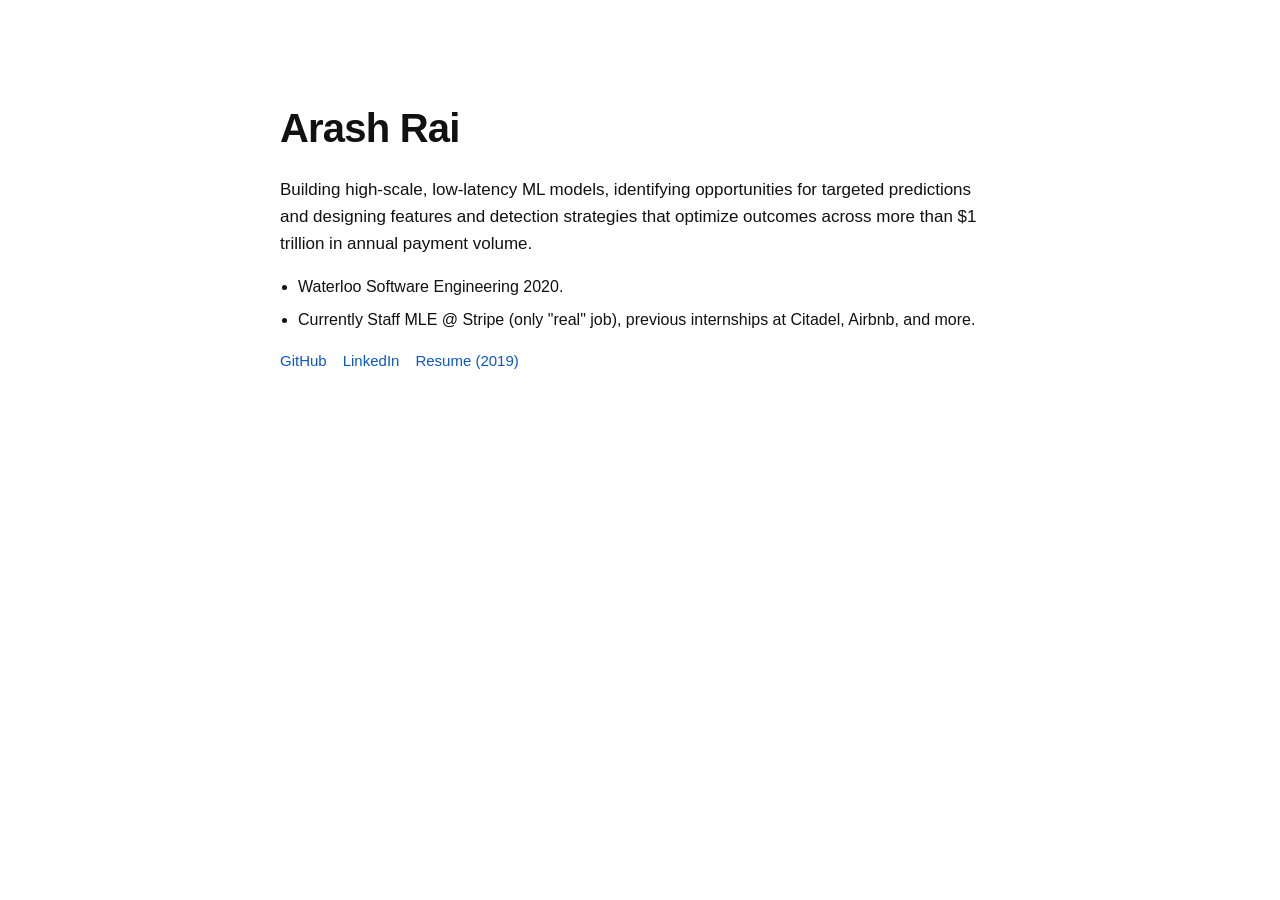
<file: index.html>
<!DOCTYPE html>
<html lang="en">
  <head>
    <meta charset="utf-8">
    <meta name="viewport" content="width=device-width, initial-scale=1.0">
    <meta name="description" content="Arash Rai">
    <link rel="shortcut icon" href="favicon.ico">
    <title>Arash Rai</title>
    <style>
      :root {
        color-scheme: light dark;
      }
      body {
        margin: 0;
        font-family: -apple-system, BlinkMacSystemFont, "Segoe UI", Roboto, "Helvetica Neue", Arial, sans-serif;
        line-height: 1.6;
        background: #ffffff;
        color: #111111;
      }
      .content {
        max-width: 720px;
        margin: 96px auto;
        padding: 0 24px;
      }
      h1 {
        font-size: 40px;
        margin: 0 0 16px 0;
        letter-spacing: -0.02em;
      }
      p {
        margin: 0 0 16px 0;
        font-size: 17px;
      }
      ul {
        margin: 0 0 16px 18px;
        padding: 0;
      }
      li {
        margin: 0 0 8px 0;
      }
      .links {
        display: flex;
        gap: 16px;
        font-size: 15px;
      }
      a {
        color: #0b57d0;
        text-decoration: none;
      }
      a:hover,
      a:focus {
        text-decoration: underline;
      }
    </style>
  </head>
  <body>
    <main class="content">
      <h1>Arash Rai</h1>
      <p>
        Building high-scale, low-latency ML models, identifying opportunities for targeted predictions and
        designing features and detection strategies that optimize outcomes across more than $1 trillion in
        annual payment volume.
      </p>
      <ul>
        <li>Waterloo Software Engineering 2020.</li>
        <li>Currently Staff MLE @ Stripe (only "real" job), previous internships at Citadel, Airbnb, and more.</li>
      </ul>
      <div class="links">
        <a target="_blank" rel="noopener" href="https://github.com/arashrai">GitHub</a>
        <a target="_blank" rel="noopener" href="https://ca.linkedin.com/in/arash-rai-726a46ba">LinkedIn</a>
        <a target="_blank" rel="noopener" href="ArashRaiResume.pdf">Resume (2019)</a>
      </div>
    </main>
  </body>
</html>
</file>
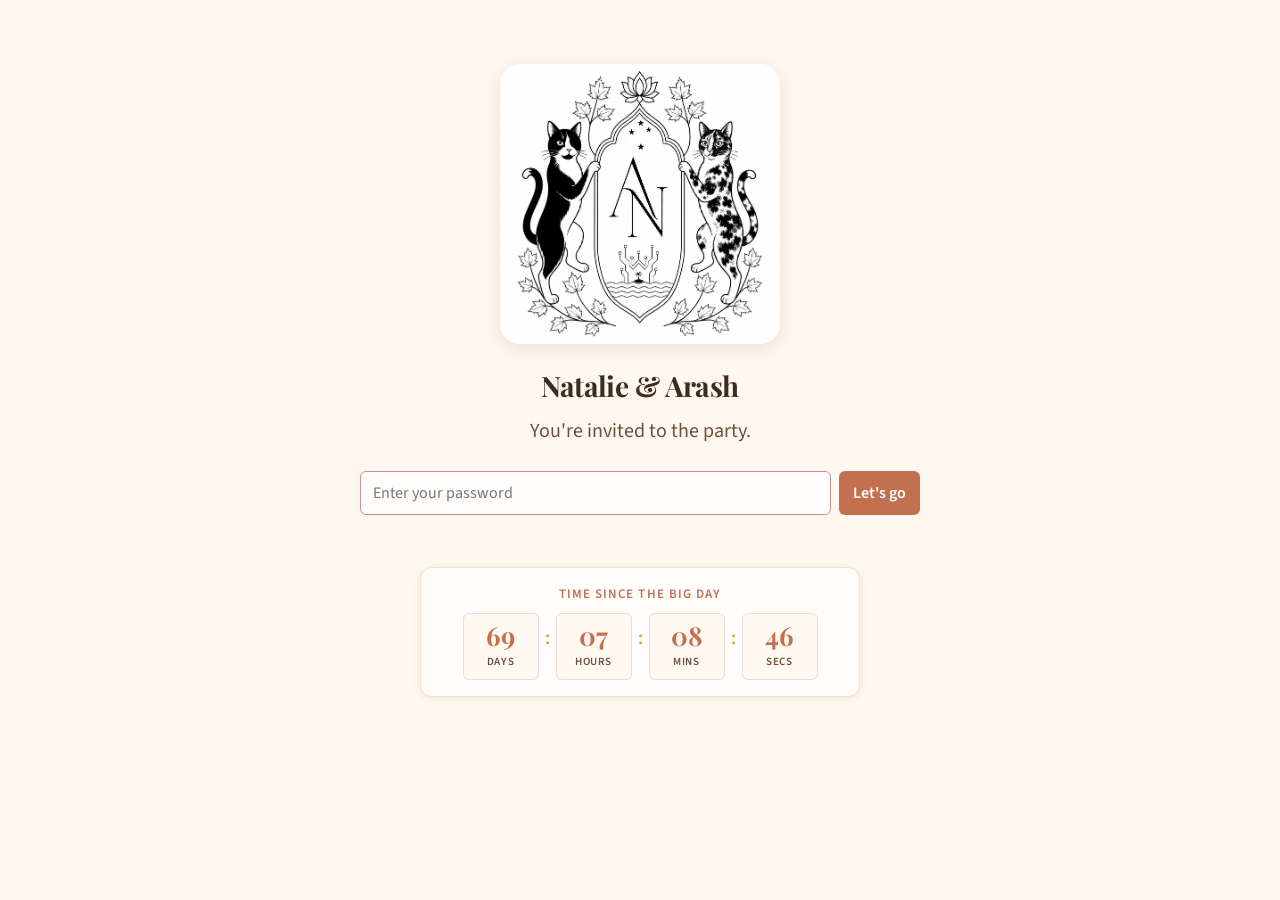
<file: narsh2026/index.html>
<!DOCTYPE html>
<html lang="en">
  <head>
    <meta charset="utf-8">
    <meta name="viewport" content="width=device-width, initial-scale=1.0">
    <meta name="description" content="Narsh 2026">
    <title>Narsh 2026</title>
    <link rel="preconnect" href="https://fonts.googleapis.com">
    <link rel="preconnect" href="https://fonts.gstatic.com" crossorigin>
    <link href="https://fonts.googleapis.com/css2?family=Playfair+Display:wght@400;700&family=Source+Sans+3:wght@400&display=swap" rel="stylesheet">
    <link rel="stylesheet" href="/narsh2026/styles.css">
    <link rel="stylesheet" href="/narsh2026/cats.css">
    <style>
      /* Welcome page -- quick links to every subpage (in addition to the nav) */
      .page-links {
        list-style: none;
        margin: var(--space-lg) 0 0 0;
        padding: 0;
        display: flex;
        flex-direction: column;
        gap: var(--space-sm);
      }

      .page-links a {
        display: block;
        padding: var(--space-md) var(--space-lg);
        background: var(--color-warm-white);
        border-radius: var(--radius-md);
        box-shadow: var(--shadow-soft);
        color: var(--color-text-primary);
        text-decoration: none;
        font-family: var(--font-heading);
        font-size: var(--font-size-lg);
        font-weight: 700;
        transition: transform var(--transition-fast), box-shadow var(--transition-fast), color var(--transition-fast);
      }

      .page-links a:hover,
      .page-links a:focus {
        color: var(--color-terracotta);
        box-shadow: var(--shadow-medium);
        transform: translateY(-2px);
      }

      .page-links a:focus-visible {
        outline: 2px solid var(--color-terracotta);
        outline-offset: 2px;
      }

      @media (prefers-reduced-motion: reduce) {
        .page-links a:hover,
        .page-links a:focus {
          transform: none;
        }
      }

      .welcome-photo {
        display: block;
        width: 100%;
        max-width: 440px;
        margin: var(--space-lg) auto 0;
        border-radius: var(--radius-lg);
        box-shadow: var(--shadow-medium);
      }
    </style>
  </head>
  <body>
    <div id="gate">
      <div class="gate-page">
        <div class="gate-hero">
          <img class="hero-photo" src="/narsh2026/images/family_crest.png?v=202608051700" alt="Fleury &amp; Rai family crest">
          <h1>Natalie & Arash</h1>
          <p class="tagline">You're invited to the party.</p>
        </div>
        <form id="password-form" class="gate-form">
          <input id="password-input" type="password" placeholder="Enter your password" autocomplete="off" required>
          <button id="password-submit" type="submit">Let's go</button>
        </form>
        <p id="gate-status" class="gate-status" aria-live="polite"></p>
        <div class="countdown-container" aria-label="Wedding Countdown">
          <div class="countdown-label">Time since the big day</div>
          <div class="countdown-grid">
            <div class="countdown-unit">
              <span class="countdown-value" data-unit="days">--</span>
              <span class="countdown-unit-label">Days</span>
            </div>
            <span class="countdown-divider" aria-hidden="true">:</span>
            <div class="countdown-unit">
              <span class="countdown-value" data-unit="hours">--</span>
              <span class="countdown-unit-label">Hours</span>
            </div>
            <span class="countdown-divider" aria-hidden="true">:</span>
            <div class="countdown-unit">
              <span class="countdown-value" data-unit="minutes">--</span>
              <span class="countdown-unit-label">Mins</span>
            </div>
            <span class="countdown-divider" aria-hidden="true">:</span>
            <div class="countdown-unit">
              <span class="countdown-value" data-unit="seconds">--</span>
              <span class="countdown-unit-label">Secs</span>
            </div>
          </div>
        </div>
      </div>
    </div>

    <div id="welcome" class="hidden">
      <header class="site-header">
        <a href="/narsh2026/" class="site-logo">Narsh 2026</a>
        <button class="nav-toggle" aria-label="Menu" aria-expanded="false" aria-controls="site-nav">
          <span class="nav-toggle-icon"></span>
        </button>
        <nav class="site-nav" id="site-nav">
          <a href="/narsh2026/schedule/">Schedule</a>
          <a href="/narsh2026/travel-accommodations/">Travel & Accommodations</a>
          <a href="/narsh2026/dress-code/">Dress Code</a>
          <a href="/narsh2026/our-story/">Our Story</a>
          <a href="/narsh2026/our-people/">Our People</a>
          <a href="/narsh2026/puzzles/">Puzzles</a>
        </nav>
      </header>
      <main class="page-content">
        <div class="countdown-container" aria-label="Wedding Countdown">
          <div class="countdown-label">Time since the big day</div>
          <div class="countdown-grid">
            <div class="countdown-unit">
              <span class="countdown-value" data-unit="days">--</span>
              <span class="countdown-unit-label">Days</span>
            </div>
            <span class="countdown-divider" aria-hidden="true">:</span>
            <div class="countdown-unit">
              <span class="countdown-value" data-unit="hours">--</span>
              <span class="countdown-unit-label">Hours</span>
            </div>
            <span class="countdown-divider" aria-hidden="true">:</span>
            <div class="countdown-unit">
              <span class="countdown-value" data-unit="minutes">--</span>
              <span class="countdown-unit-label">Mins</span>
            </div>
            <span class="countdown-divider" aria-hidden="true">:</span>
            <div class="countdown-unit">
              <span class="countdown-value" data-unit="seconds">--</span>
              <span class="countdown-unit-label">Secs</span>
            </div>
          </div>
        </div>
        <h1>Welcome!</h1>
        <p>We're so glad you're here. Explore our story, meet our people, and get all the details for the big day.</p>
        <img class="welcome-photo" src="/narsh2026/images/story/proposal/040.jpg" alt="Natalie and Arash, newly engaged">
        <ul class="page-links">
          <li><a href="/narsh2026/schedule/">Schedule</a></li>
          <li><a href="/narsh2026/travel-accommodations/">Travel &amp; Accommodations</a></li>
          <li><a href="/narsh2026/dress-code/">Dress Code</a></li>
          <li><a href="/narsh2026/our-story/">Our Story</a></li>
          <li><a href="/narsh2026/our-people/">Our People</a></li>
          <li><a href="/narsh2026/puzzles/">Puzzles</a></li>
        </ul>
      </main>
    </div>

    <script src="/narsh2026/auth.js"></script>
    <script src="/narsh2026/timer.js"></script>
    <script src="/narsh2026/nav.js"></script>
    <script src="/narsh2026/cats.js"></script>
    <script>
      const gateEl = document.getElementById("gate");
      const welcomeEl = document.getElementById("welcome");
      const formEl = document.getElementById("password-form");
      const inputEl = document.getElementById("password-input");
      const statusEl = document.getElementById("gate-status");
      const submitEl = document.getElementById("password-submit");

      const tier = NARSH_AUTH.getTier();
      if (tier) {
        gateEl.classList.add("hidden");
        welcomeEl.classList.remove("hidden");
        NARSH_AUTH.applyTierVisibility(tier);
        NARSH_CATS.init();
      }

      formEl.addEventListener("submit", async (event) => {
        event.preventDefault();
        statusEl.textContent = "";
        submitEl.disabled = true;

        const password = inputEl.value.trim();
        if (!password) {
          statusEl.textContent = "Please enter a password.";
          submitEl.disabled = false;
          return;
        }

        const result = await NARSH_AUTH.checkPassword(password);
        if (!result) {
          statusEl.textContent = "Hmm, that's not it -- check your invitation!";
          submitEl.disabled = false;
          return;
        }

        gateEl.classList.add("hidden");
        welcomeEl.classList.remove("hidden");
        NARSH_AUTH.applyTierVisibility(result);
        NARSH_CATS.init();
      });
    </script>
  </body>
</html>
</file>
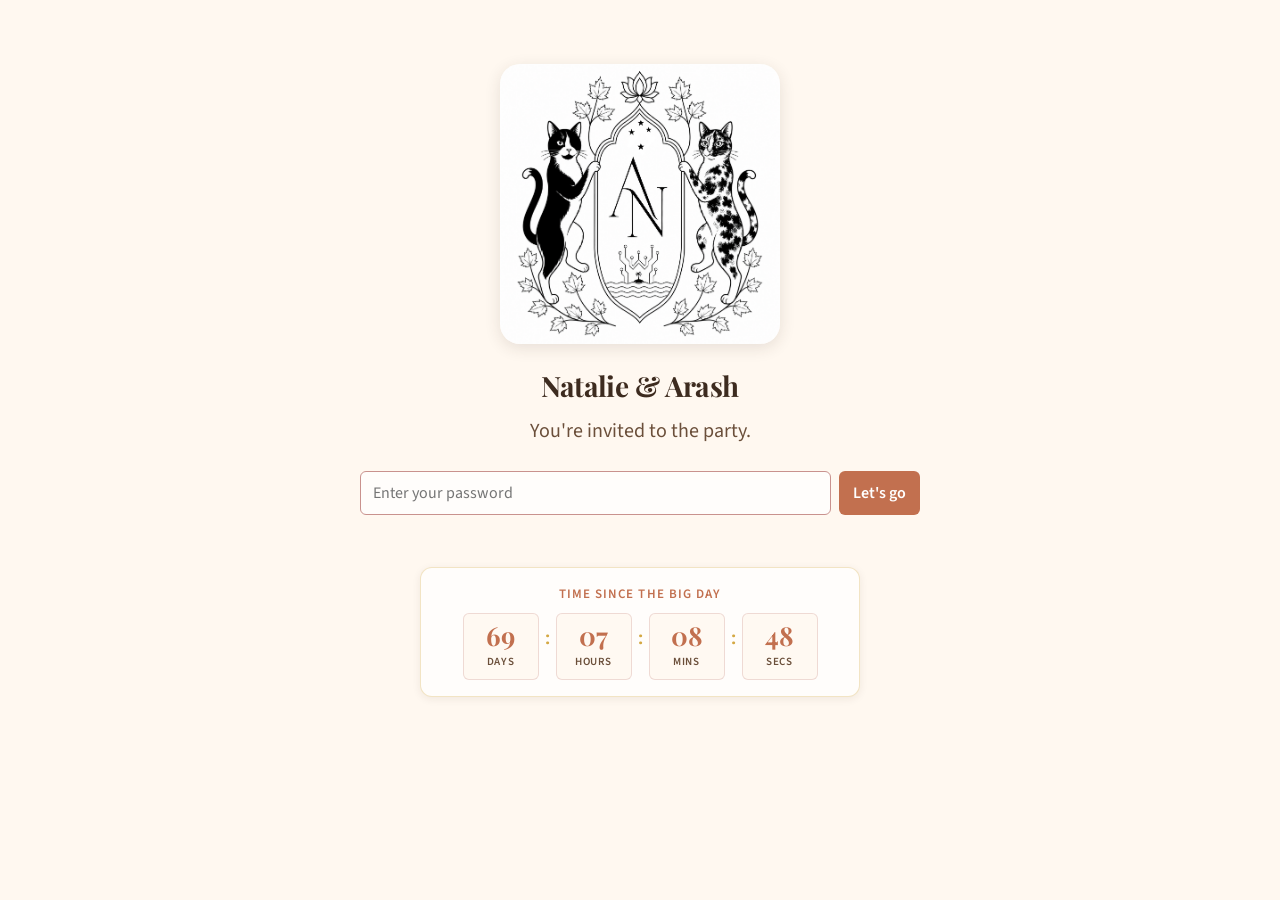
<file: narsh2026/dress-code/index.html>
<!DOCTYPE html>
<html lang="en">

<head>
  <meta charset="utf-8">
  <meta name="viewport" content="width=device-width, initial-scale=1.0">
  <meta name="description" content="Narsh 2026">
  <title>Dress Code -- Narsh 2026</title>
  <link rel="preconnect" href="https://fonts.googleapis.com">
  <link rel="preconnect" href="https://fonts.gstatic.com" crossorigin>
  <link
    href="https://fonts.googleapis.com/css2?family=Playfair+Display:wght@400;700&family=Source+Sans+3:wght@400&display=swap"
    rel="stylesheet">
  <link rel="stylesheet" href="/narsh2026/styles.css">
  <link rel="stylesheet" href="/narsh2026/cats.css">
  <style>
    /* Dress Code page -- guidance sections and cards */
    .dress-section {
      margin-top: var(--space-xl);
    }

    .dress-section-heading {
      font-family: var(--font-heading);
      font-weight: 700;
      font-size: var(--font-size-xl);
      color: var(--color-terracotta);
      letter-spacing: -0.02em;
      margin: 0 0 var(--space-xs) 0;
      padding-bottom: var(--space-sm);
      border-bottom: 2px solid var(--color-golden);
    }

    .dress-section-sub {
      color: var(--color-text-secondary);
      font-style: italic;
      margin: 0 0 var(--space-md) 0;
    }

    .dress-card {
      background: var(--color-warm-white);
      border-radius: var(--radius-md);
      box-shadow: var(--shadow-soft);
      padding: var(--space-lg);
      margin-bottom: var(--space-md);
    }

    .dress-card p {
      margin: 0 0 var(--space-sm) 0;
    }

    .dress-card p:last-child {
      margin-bottom: 0;
    }

    .dress-card ul {
      margin: 0 0 var(--space-sm) 0;
      padding-left: var(--space-lg);
    }

    .dress-card li {
      margin-bottom: var(--space-xs);
    }

    .dress-note {
      background: rgba(212, 168, 67, 0.12);
      border-left: 4px solid var(--color-golden);
      border-radius: var(--radius-sm);
      padding: var(--space-md) var(--space-lg);
      color: var(--color-text-secondary);
    }

    .dress-note p {
      margin: 0;
    }

    .dress-note strong {
      color: var(--color-text-primary);
    }
  </style>
</head>

<body class="auth-pending">
  <header class="site-header">
    <a href="/narsh2026/" class="site-logo">Narsh 2026</a>
    <button class="nav-toggle" aria-label="Menu" aria-expanded="false" aria-controls="site-nav">
      <span class="nav-toggle-icon"></span>
    </button>
    <nav class="site-nav" id="site-nav">
      <a href="/narsh2026/schedule/">Schedule</a>
      <a href="/narsh2026/travel-accommodations/">Travel & Accommodations</a>
      <a href="/narsh2026/dress-code/" class="active">Dress Code</a>
      <a href="/narsh2026/our-story/">Our Story</a>
      <a href="/narsh2026/our-people/">Our People</a>
      <a href="/narsh2026/puzzles/">Puzzles</a>
    </nav>
  </header>
  <main class="page-content">
    <h1>Dress Code</h1>

    <!-- Full-access guests only: pre-wedding celebrations dress code -->
    <section class="dress-section" data-tier="full">
      <h2 class="dress-section-heading">Mehndi &amp; Jago</h2>
      <p class="dress-section-sub">Thursday, September 24 &middot; Lakeside Home, Peachland</p>

      <div class="dress-card">
        <p>We'll be celebrating at a lakeside house in Peachland. Natalie, Arash, and family will be wearing traditional
          Indian outfits. Everyone is welcome to wear traditional clothes or whatever feels slightly dressed up and
          comfortable for an outdoor lakeside party (colorful semi-formal / dressy casual).</p>
      </div>

      <div class="dress-note">
        <p><strong>Good to know:</strong> We will be outdoors on the lawn by the water, so walkable shoes (flats,
          wedges, or block heels) are recommended for women.</p>
      </div>
    </section>

    <section class="dress-section">
      <h2 class="dress-section-heading">The Anand Karaj</h2>
      <p class="dress-section-sub">The wedding ceremony &middot; Okanagan Sikh Gurdwara</p>

      <div class="dress-card">
        <p>We warmly recommend wearing traditional Punjabi clothing: a <strong>kurta pajama</strong> for men and a
          <strong>salwar kameez</strong> for women.</p>
        <p>If you'd prefer to wear Western attire, no worries! Formal or dressy clothing is great. Just make sure it is
          respectful for inside the Gurdwara:</p>
        <ul>
          <li>Shoulders and legs must be covered</li>
          <li>Wear a head covering that covers most of your hair</li>
        </ul>
        <p>If you don't have your own head covering, don't worry! Head coverings will be provided for everyone at the
          Gurdwara.</p>
      </div>

      <div class="dress-note">
        <p><strong>Good to know:</strong> Shoes will come off inside the temple, and during the ceremony you'll be
          seated on carpeted ground, so choose something you'll be comfortable sitting in.</p>
      </div>
    </section>

    <section class="dress-section">
      <h2 class="dress-section-heading">The Reception</h2>
      <p class="dress-section-sub">Saturday evening &middot; Hillcrest Farm Market</p>

      <div class="dress-card">
        <p><strong>Formal or Cocktail Attire.</strong> Suits, evening dresses, and formal Indian wear in any color.</p>
      </div>

      <div class="dress-note">
        <p><strong>Good to know:</strong> Grass-friendly footwear is recommended for the lawn venue.</p>
      </div>
    </section>
  </main>
  <script src="/narsh2026/auth.js"></script>
  <script src="/narsh2026/nav.js"></script>
  <script src="/narsh2026/cats.js"></script>
  <script>
    const tier = NARSH_AUTH.requireAuth();
    if (tier) {
      NARSH_AUTH.applyTierVisibility(tier);
      NARSH_CATS.init();
    }
  </script>
</body>

</html>
</file>
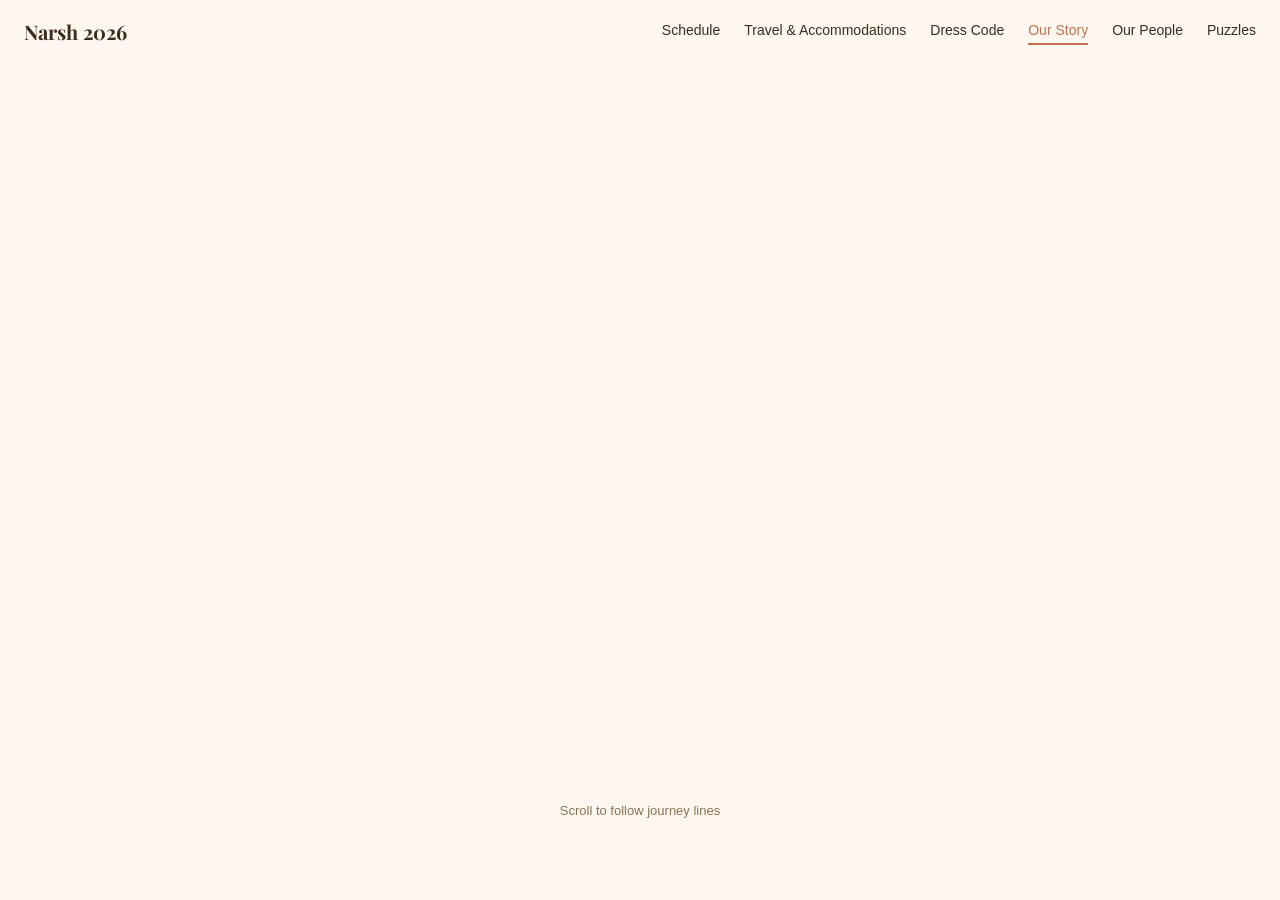
<file: narsh2026/our-story/index.html>
<!DOCTYPE html>
<html lang="en">
  <head>
    <meta charset="utf-8">
    <meta name="viewport" content="width=device-width, initial-scale=1.0">
    <meta name="description" content="Narsh 2026 - Our Story">
    <title>Our Story -- Narsh 2026</title>
    <link rel="preconnect" href="https://fonts.googleapis.com">
    <link rel="preconnect" href="https://fonts.gstatic.com" crossorigin>
    <link href="https://fonts.googleapis.com/css2?family=Playfair+Display:wght@400;700&family=Source+Sans+3:wght@400;600&display=swap" rel="stylesheet">
    <link href="https://api.mapbox.com/mapbox-gl-js/v3.9.4/mapbox-gl.css" rel="stylesheet">
    <link rel="stylesheet" href="/narsh2026/styles.css">
    <link rel="stylesheet" href="/narsh2026/our-story/our-story.css">
  </head>
  <body class="auth-pending">
    <header class="site-header">
      <a href="/narsh2026/" class="site-logo">Narsh 2026</a>
      <button class="nav-toggle" aria-label="Menu" aria-expanded="false" aria-controls="site-nav">
        <span class="nav-toggle-icon"></span>
      </button>
      <nav class="site-nav" id="site-nav">
        <a href="/narsh2026/schedule/">Schedule</a>
        <a href="/narsh2026/travel-accommodations/">Travel & Accommodations</a>
        <a href="/narsh2026/dress-code/">Dress Code</a>
        <a href="/narsh2026/our-story/" class="active">Our Story</a>
        <a href="/narsh2026/our-people/">Our People</a>
        <a href="/narsh2026/puzzles/">Puzzles</a>
      </nav>
    </header>

    <main>
      <div id="scroll-container" class="scroll-container"></div>
      <div id="map" class="map-container" role="img" aria-label="Interactive world map showing journey lines"></div>
      <div class="map-loading" id="map-loading">Loading 3D Globe...</div>
      <div class="map-error hidden" id="map-error"></div>
      <div class="scroll-prompt" id="scroll-prompt">Scroll to follow journey lines</div>
      
      <!-- Story Panel Card with Interactive Photo Carousel -->
      <div class="story-panel hidden" id="story-panel">
        <div id="story-content">
          <h2 class="stop-heading" id="stop-heading"></h2>
          <p class="stop-year" id="stop-year"></p>
          <div class="stop-carousel" id="stop-carousel">
            <div class="carousel-track"></div>
            <div class="carousel-announce" aria-live="polite"></div>
          </div>
          <div class="carousel-controls" id="carousel-controls">
            <button class="carousel-prev" aria-label="Previous photo"></button>
            <div class="carousel-dots"></div>
            <button class="carousel-next" aria-label="Next photo"></button>
          </div>
          <div class="stop-narrative" id="stop-narrative"></div>
        </div>
      </div>

      <div class="timeline-bar" id="timeline-bar" role="navigation" aria-label="Story timeline"></div>
    </main>

    <script src="https://api.mapbox.com/mapbox-gl-js/v3.9.4/mapbox-gl.js"></script>
    <script src="/narsh2026/auth.js"></script>
    <script src="/narsh2026/nav.js"></script>
    <script src="/narsh2026/our-story/story-data.js"></script>
    <script src="/narsh2026/our-story/map.js"></script>
    <script src="/narsh2026/our-story/scroll-controller.js"></script>
    <script src="/narsh2026/our-story/timeline.js"></script>
    <script src="/narsh2026/our-story/carousel.js"></script>
    <script>
      const tier = (typeof NARSH_AUTH !== "undefined" && NARSH_AUTH.getTier()) || "full";
      if (typeof NARSH_AUTH !== "undefined") {
        NARSH_AUTH.applyTierVisibility(tier);
      }

      const loadingEl = document.getElementById("map-loading");
      const errorEl = document.getElementById("map-error");
      const panelEl = document.getElementById("story-panel");
      const headingEl = document.getElementById("stop-heading");
      const yearEl = document.getElementById("stop-year");
      const narrativeEl = document.getElementById("stop-narrative");
      const promptEl = document.getElementById("scroll-prompt");
      const STOPS = NARSH_STORY_DATA.STOPS;
      const scrollState = { firstScroll: true };

      const mapResult = NARSH_MAP.init("map");

      if (mapResult) {
        mapResult.then((map) => {
          if (!map) {
            if (loadingEl) loadingEl.classList.add("hidden");
            return;
          }

          if (loadingEl) loadingEl.classList.add("hidden");

          // Initialize Carousel
          if (typeof NARSH_CAROUSEL !== "undefined") {
            NARSH_CAROUSEL.init(document.getElementById("stop-carousel"));
          }

          NARSH_TIMELINE.init(STOPS, (index) => {
            NARSH_SCROLL.scrollToStop(index);
          });

          const applyStopContent = (stop) => {
            if (headingEl) headingEl.textContent = stop.location;
            if (yearEl) {
              const people = stop.owner === "both"
                ? "Arash & Natalie"
                : (stop.owner === "arash" ? "Arash" : "Natalie");
              yearEl.textContent = stop.year + " · " + people;
            }
            if (narrativeEl) narrativeEl.textContent = stop.narrative;
            if (typeof NARSH_CAROUSEL !== "undefined") {
              NARSH_CAROUSEL.loadPhotos(stop.photos || []);
            }
          };

          const onStopChange = (newIndex, previousIndex) => {
            const stop = STOPS[newIndex];
            if (!stop) return;

            if (scrollState.firstScroll) {
              scrollState.firstScroll = false;
              if (promptEl) promptEl.classList.add("fade-out");
            }

            // Immediately fade out card when camera flight begins
            if (panelEl) {
              panelEl.classList.remove("visible");
              panelEl.classList.add("hidden");
            }

            const isBackward = previousIndex >= 0 && newIndex < previousIndex;
            const isFinale = newIndex === STOPS.length - 1;

            NARSH_MAP.updateLines(newIndex, STOPS);
            NARSH_MAP.updatePins(newIndex, STOPS);
            if (typeof NARSH_TIMELINE !== "undefined") {
              NARSH_TIMELINE.setActive(newIndex);
              NARSH_TIMELINE.setVisited(newIndex);
            }

            // Reveal and fade in card ONLY when camera settles at target stop
            const onArrival = () => {
              applyStopContent(stop);
              if (panelEl) {
                panelEl.classList.remove("hidden");
                requestAnimationFrame(() => {
                  requestAnimationFrame(() => {
                    panelEl.classList.add("visible");
                  });
                });
              }
            };

            if (previousIndex === -1) {
              onArrival();
              NARSH_MAP.flyToStop(stop.coords, stop.zoom, stop.flyVia, stop.wideCoords, stop.wideZoom, stop.isHubTrip, stop.hubCoords, isBackward, null, isFinale);
            } else {
              NARSH_MAP.flyToStop(stop.coords, stop.zoom, stop.flyVia, stop.wideCoords, stop.wideZoom, stop.isHubTrip, stop.hubCoords, isBackward, onArrival, isFinale);
            }
          };

          NARSH_SCROLL.init(STOPS, onStopChange);

          document.addEventListener("keydown", (e) => {
            if (document.body.classList.contains("nav-open")) return;
            if (e.key === "ArrowRight" || e.key === "ArrowDown") {
              e.preventDefault();
              const next = Math.min(NARSH_SCROLL.getCurrentIndex() + 1, STOPS.length - 1);
              NARSH_SCROLL.scrollToStop(next);
            } else if (e.key === "ArrowLeft" || e.key === "ArrowUp") {
              e.preventDefault();
              const prev = Math.max(NARSH_SCROLL.getCurrentIndex() - 1, 0);
              NARSH_SCROLL.scrollToStop(prev);
            }
          });

          onStopChange(0, -1);
        }).catch((err) => {
          console.error("Map load error:", err);
          if (loadingEl) loadingEl.classList.add("hidden");
          if (errorEl) {
            errorEl.textContent = "The map couldn't load right now. Try refreshing the page.";
            errorEl.classList.remove("hidden");
          }
        });
      }
    </script>
  </body>
</html>
</file>
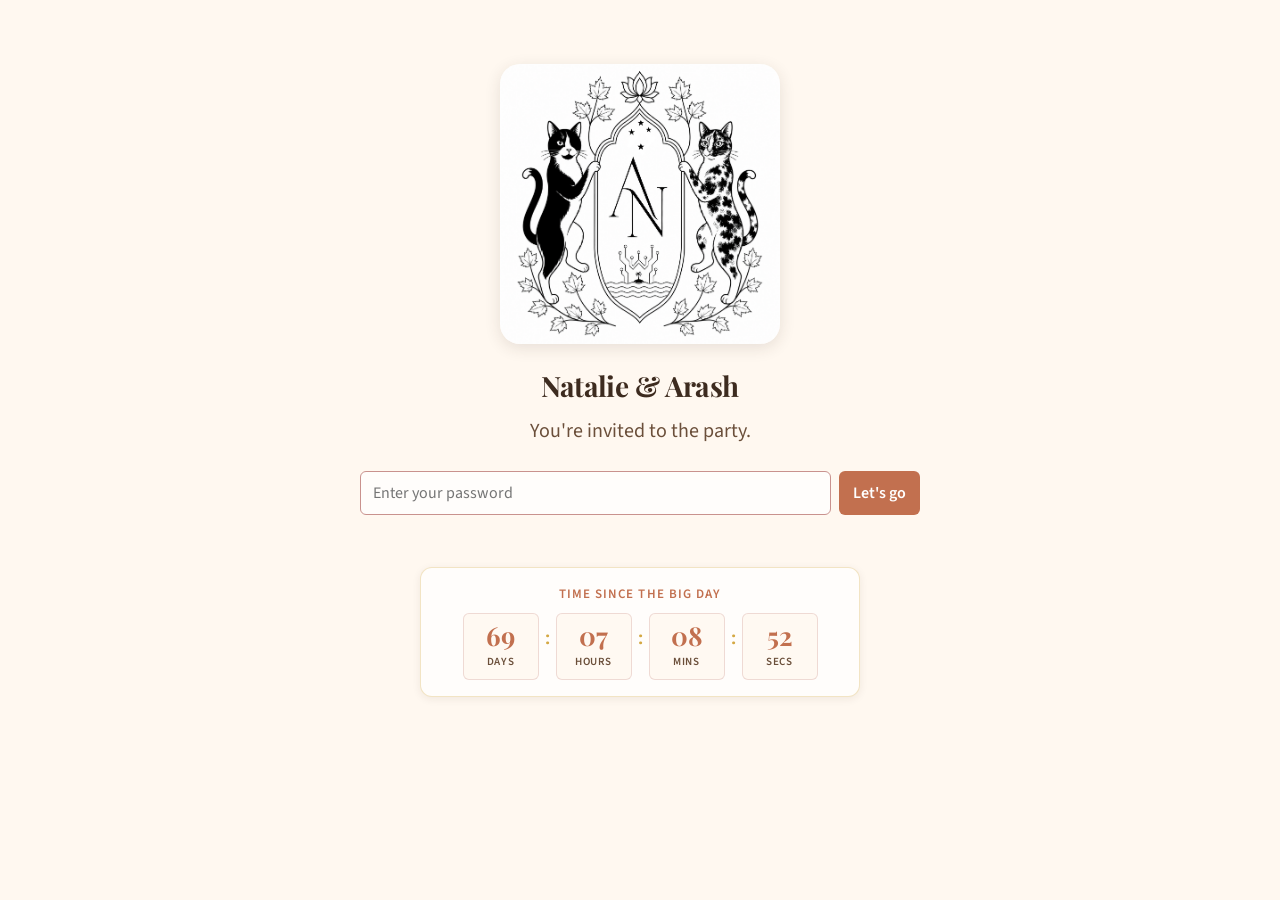
<file: narsh2026/puzzles/index.html>
<!DOCTYPE html>
<html lang="en">
  <head>
    <meta charset="utf-8">
    <meta name="viewport" content="width=device-width, initial-scale=1.0">
    <meta name="description" content="Narsh 2026">
    <title>Clues by Narsh –– Narsh 2026</title>
    <link rel="preconnect" href="https://fonts.googleapis.com">
    <link rel="preconnect" href="https://fonts.gstatic.com" crossorigin>
    <link href="https://fonts.googleapis.com/css2?family=Playfair+Display:wght@400;700&family=Source+Sans+3:wght@400;600&display=swap" rel="stylesheet">
    <link rel="stylesheet" href="/narsh2026/styles.css">
    <link rel="stylesheet" href="/narsh2026/cats.css">
    <link rel="stylesheet" href="/narsh2026/puzzles/puzzle.css?v=202608081633">
  </head>
  <body class="auth-pending">
    <header class="site-header">
      <a href="/narsh2026/" class="site-logo">Narsh 2026</a>
      <button class="nav-toggle" aria-label="Menu" aria-expanded="false" aria-controls="site-nav">
        <span class="nav-toggle-icon"></span>
      </button>
      <nav class="site-nav" id="site-nav">
        <a href="/narsh2026/schedule/">Schedule</a>
        <a href="/narsh2026/travel-accommodations/">Travel & Accommodations</a>
        <a href="/narsh2026/dress-code/">Dress Code</a>
        <a href="/narsh2026/our-story/">Our Story</a>
        <a href="/narsh2026/our-people/">Our People</a>
        <a href="/narsh2026/puzzles/" class="active">Puzzles</a>
      </nav>
    </header>

    <main class="puzzle-page">
      <h1>Clues by Narsh</h1>
      <p class="puzzle-credit">Inspired by <a href="https://cluesbysam.com/" target="_blank" rel="noopener noreferrer" aria-label="Clues by Sam -- opens in new tab">Clues by Sam</a>! Visit the original for a tutorial.</p>
      <p class="puzzle-identity-clue" id="puzzle-identity-clue"></p>
      <section class="puzzle-game" id="puzzle-game" aria-label="Clues puzzle game">
        <div class="puzzle-stats" id="puzzle-stats"></div>
        <div class="puzzle-grid" id="puzzle-grid"></div>
        <div class="puzzle-controls" id="puzzle-controls"></div>
      </section>
      <section class="daily-puzzles" id="daily-puzzles" aria-label="Daily puzzle links">
        <h2>Daily Puzzles We Love</h2>
      </section>
    </main>

    <script src="/narsh2026/auth.js"></script>
    <script src="/narsh2026/nav.js"></script>
    <script src="/narsh2026/cats.js"></script>
    <script src="/narsh2026/puzzles/puzzle-data.js?v=202608081633"></script>
    <script src="/narsh2026/puzzles/puzzle.js?v=202608081633"></script>
    <script src="/narsh2026/puzzles/puzzle-ui.js?v=202608081633"></script>
    <script>
      const tier = NARSH_AUTH.requireAuth();
      if (tier) {
        NARSH_AUTH.applyTierVisibility(tier);
        NARSH_PUZZLE.init(NARSH_PUZZLE_DATA);
        NARSH_PUZZLE_UI.init();
        const identityEl = document.getElementById("puzzle-identity-clue");
        if (identityEl && NARSH_PUZZLE_DATA.IDENTITY_CLUE) {
          identityEl.textContent = NARSH_PUZZLE_DATA.IDENTITY_CLUE;
        }
      }
    </script>
  </body>
</html>
</file>
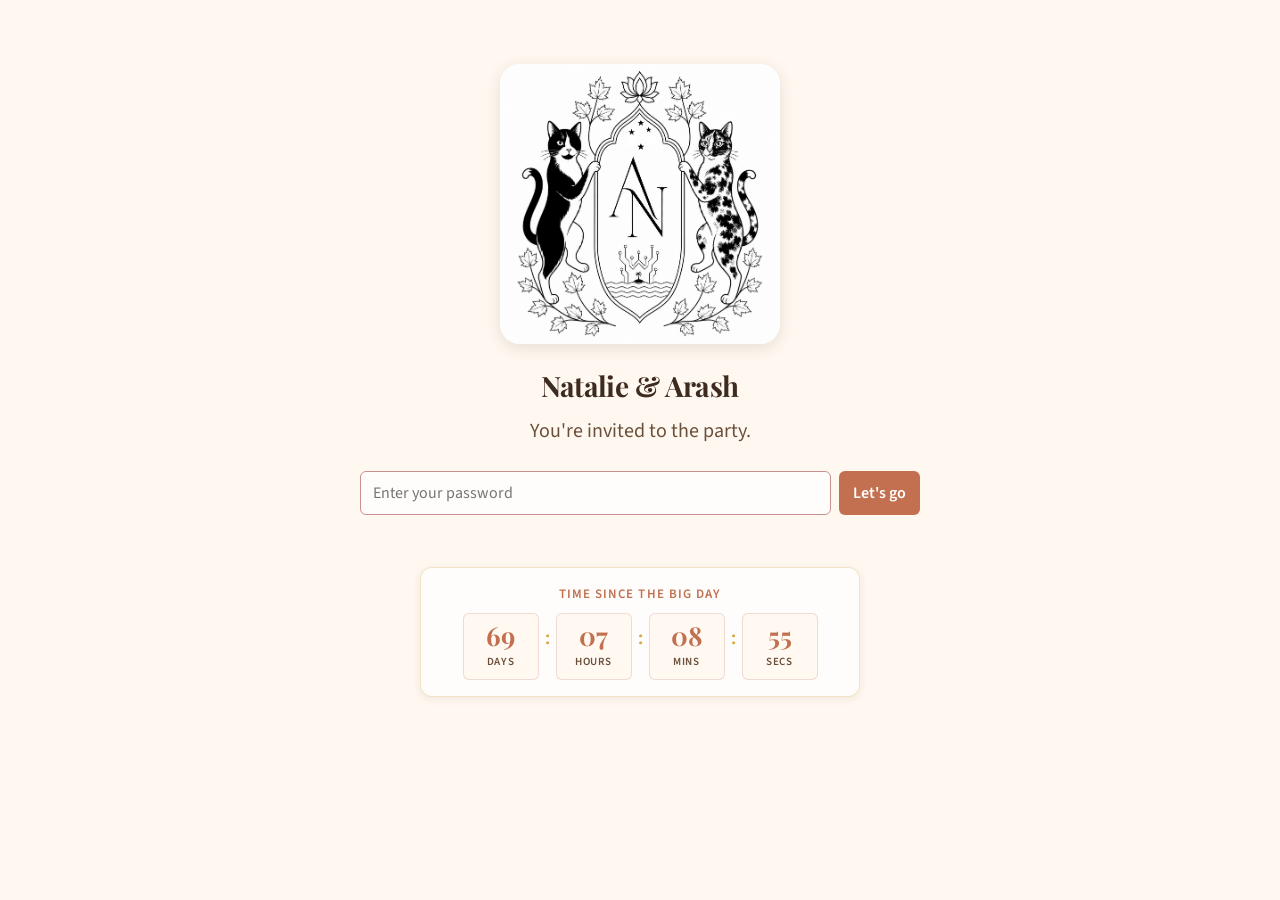
<file: narsh2026/schedule/index.html>
<!DOCTYPE html>
<html lang="en">
  <head>
    <meta charset="utf-8">
    <meta name="viewport" content="width=device-width, initial-scale=1.0">
    <meta name="description" content="Narsh 2026">
    <title>Schedule -- Narsh 2026</title>
    <link rel="preconnect" href="https://fonts.googleapis.com">
    <link rel="preconnect" href="https://fonts.gstatic.com" crossorigin>
    <link href="https://fonts.googleapis.com/css2?family=Playfair+Display:wght@400;700&family=Source+Sans+3:wght@400&display=swap" rel="stylesheet">
    <link rel="stylesheet" href="/narsh2026/styles.css">
    <link rel="stylesheet" href="/narsh2026/cats.css">
    <style>
      /* Schedule page -- event day sections and cards */
      .schedule-day {
        margin-top: var(--space-xl);
      }

      .schedule-day-heading {
        font-family: var(--font-heading);
        font-weight: 700;
        font-size: var(--font-size-xl);
        color: var(--color-terracotta);
        letter-spacing: -0.02em;
        margin: 0 0 var(--space-md) 0;
        padding-bottom: var(--space-sm);
        border-bottom: 2px solid var(--color-golden);
      }

      .event-card {
        background: var(--color-warm-white);
        border-radius: var(--radius-md);
        box-shadow: var(--shadow-soft);
        padding: var(--space-lg);
        margin-bottom: var(--space-md);
      }

      .event-time {
        display: inline-block;
        font-weight: 600;
        color: var(--color-golden);
        letter-spacing: 0.02em;
        margin-bottom: var(--space-xs);
      }

      .event-title {
        font-family: var(--font-heading);
        font-weight: 700;
        font-size: var(--font-size-lg);
        color: var(--color-text-primary);
        margin: 0 0 var(--space-xs) 0;
      }

      .event-subtitle {
        color: var(--color-text-secondary);
        font-style: italic;
        margin: 0 0 var(--space-sm) 0;
      }

      .event-desc {
        margin: 0 0 var(--space-sm) 0;
      }

      .event-location {
        display: block;
        color: var(--color-text-secondary);
        font-size: var(--font-size-sm);
        margin: 0;
      }

      .event-location strong {
        color: var(--color-text-primary);
        font-weight: 600;
      }

      .schedule-note {
        background: rgba(212, 168, 67, 0.12);
        border-left: 4px solid var(--color-golden);
        border-radius: var(--radius-sm);
        padding: var(--space-md) var(--space-lg);
        margin-bottom: var(--space-md);
        color: var(--color-text-secondary);
      }

      .schedule-note p {
        margin: 0 0 var(--space-sm) 0;
      }

      .schedule-note p:last-child {
        margin-bottom: 0;
      }

      .schedule-note strong {
        color: var(--color-text-primary);
      }

      .schedule-note ul {
        margin: var(--space-xs) 0 var(--space-sm) var(--space-md);
        padding-left: var(--space-sm);
      }

      .schedule-note li {
        margin-bottom: var(--space-xs);
      }

      .pending {
        color: var(--color-terracotta);
        font-style: italic;
      }

      .schedule-note a,
      .event-location a {
        color: var(--color-terracotta);
        font-weight: 600;
      }
    </style>
  </head>
  <body class="auth-pending">
    <header class="site-header">
      <a href="/narsh2026/" class="site-logo">Narsh 2026</a>
      <button class="nav-toggle" aria-label="Menu" aria-expanded="false" aria-controls="site-nav">
        <span class="nav-toggle-icon"></span>
      </button>
      <nav class="site-nav" id="site-nav">
        <a href="/narsh2026/schedule/" class="active">Schedule</a>
        <a href="/narsh2026/travel-accommodations/">Travel &amp; Accommodations</a>
        <a href="/narsh2026/dress-code/">Dress Code</a>
        <a href="/narsh2026/our-story/">Our Story</a>
        <a href="/narsh2026/our-people/">Our People</a>
        <a href="/narsh2026/puzzles/">Puzzles</a>
      </nav>
    </header>
    <main class="page-content">
      <h1>Schedule</h1>

      <!-- Full-access guests only: pre-wedding celebrations on the 24th -->
      <section class="schedule-day" data-tier="full">
        <h2 class="schedule-day-heading">Thursday, September 24, 2026</h2>

        <div class="event-card">
          <span class="event-time">11:00 AM &ndash; 2:00 PM</span>
          <h3 class="event-title">Mehndi Ceremony</h3>
          <p class="event-desc">A relaxed henna ceremony by the lake. While primarily for those having henna applied, everyone is welcome to come hang out, eat, and enjoy the afternoon.</p>
          <span class="event-location"><strong>5205 Buchanan Rd</strong> &middot; Peachland, BC &middot; <a href="https://maps.app.goo.gl/sVgq4tqSD2CM4yjA8" target="_blank" rel="noopener">Open in Maps</a></span>
        </div>

        <div class="event-card">
          <span class="event-time">4:00 PM &ndash; ~10:00 PM</span>
          <h3 class="event-title">Maiyan &amp; Jago</h3>
          <p class="event-desc">The main pre-wedding celebration for everyone. Begins with traditional Maiyan blessing rituals, followed by the Jago party with music, dancing, and late-night festivities.</p>
          <span class="event-location"><strong>5205 Buchanan Rd</strong> &middot; Peachland, BC &middot; <a href="https://maps.app.goo.gl/sVgq4tqSD2CM4yjA8" target="_blank" rel="noopener">Open in Maps</a></span>
        </div>

        <div class="schedule-note">
          <p><strong>Venue &amp; Parking:</strong> All Thursday events are at the lake house. Parking is very limited and cars get blocked in once celebrations begin &mdash; please take the shuttle. The address can be tricky, so please navigate using the <a href="https://maps.app.goo.gl/sVgq4tqSD2CM4yjA8" target="_blank" rel="noopener">map link</a>.</p>
          <p><strong>Between Events:</strong> Food and drinks will be available all day &mdash; feel free to stay and relax by the lake or come and go as you please.</p>
          <p><strong>Shuttle Schedule:</strong></p>
          <ul>
            <li><strong>10:00 AM</strong> Hyatt Place &rarr; <strong>10:15 AM</strong> Coast Capri &rarr; Lake House</li>
            <li><strong>3:00 PM</strong> Hyatt Place &rarr; <strong>3:15 PM</strong> Coast Capri &rarr; Lake House</li>
            <li><strong>9:30 PM</strong> Lake House &rarr; Coast Capri &rarr; Hyatt Place</li>
          </ul>
          <p><em>Please arrive at your pickup spot a few minutes early &mdash; the shuttle runs on schedule.</em></p>
        </div>
      </section>

      <!-- Everyone: the wedding day -->
      <section class="schedule-day">
        <h2 class="schedule-day-heading">Saturday, September 26, 2026</h2>

        <div class="event-card">
          <span class="event-time">9:15 AM &ndash; 1:00 PM</span>
          <h3 class="event-title">Anand Karaj</h3>
          <p class="event-subtitle">The wedding ceremony</p>
          <span class="event-location"><strong>Okanagan Sikh Gurdwara</strong> &middot; Kelowna, BC &middot; <a href="https://www.google.com/maps/search/?api=1&amp;query=Okanagan+Sikh+Gurdwara+Kelowna" target="_blank" rel="noopener">Open in Maps</a></span>
        </div>

        <div class="event-card">
          <span class="event-time">5:30 PM &ndash; 12:00 AM</span>
          <h3 class="event-title">Reception</h3>
          <span class="event-location"><strong>Hillcrest Farm Market</strong> &middot; near Kelowna, BC &middot; <a href="https://www.google.com/maps/search/?api=1&amp;query=Hillcrest+Farm+Market+Kelowna" target="_blank" rel="noopener">Open in Maps</a></span>
        </div>
      </section>
    </main>
    <script src="/narsh2026/auth.js"></script>
    <script src="/narsh2026/nav.js"></script>
    <script src="/narsh2026/cats.js"></script>
    <script>
      const tier = NARSH_AUTH.requireAuth();
      if (tier) {
        NARSH_AUTH.applyTierVisibility(tier);
        NARSH_CATS.init();
      }
    </script>
  </body>
</html>
</file>
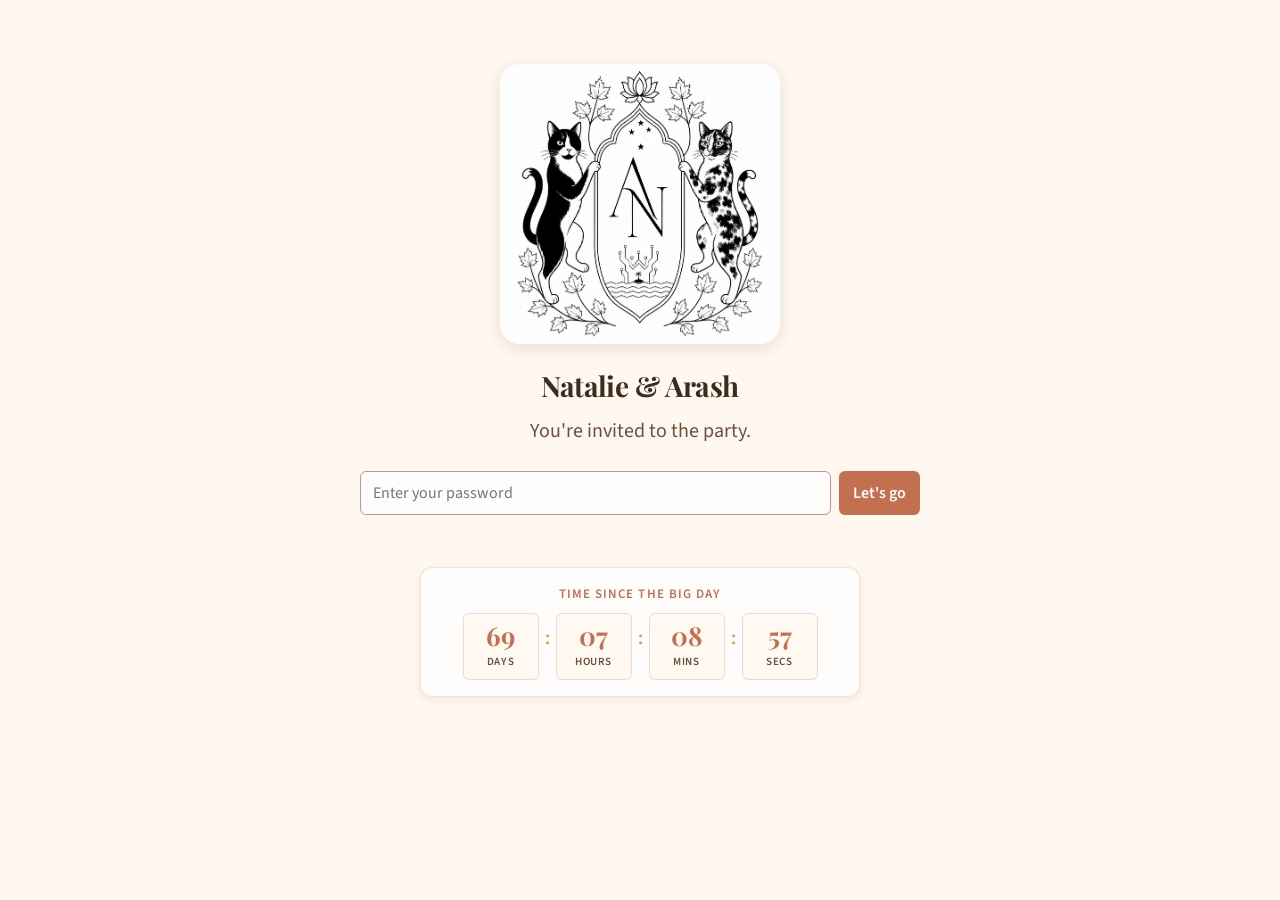
<file: narsh2026/travel-accommodations/index.html>
<!DOCTYPE html>
<html lang="en">
  <head>
    <meta charset="utf-8">
    <meta name="viewport" content="width=device-width, initial-scale=1.0">
    <meta name="description" content="Narsh 2026">
    <title>Travel &amp; Accommodations -- Narsh 2026</title>
    <link rel="preconnect" href="https://fonts.googleapis.com">
    <link rel="preconnect" href="https://fonts.gstatic.com" crossorigin>
    <link href="https://fonts.googleapis.com/css2?family=Playfair+Display:wght@400;700&family=Source+Sans+3:wght@400&display=swap" rel="stylesheet">
    <link rel="stylesheet" href="/narsh2026/styles.css">
    <link rel="stylesheet" href="/narsh2026/cats.css">
    <style>
      /* Travel & Accommodations page -- hotel and travel cards */
      .venue-section {
        margin-top: var(--space-xl);
      }

      .venue-section-heading {
        font-family: var(--font-heading);
        font-weight: 700;
        font-size: var(--font-size-xl);
        color: var(--color-terracotta);
        letter-spacing: -0.02em;
        margin: 0 0 var(--space-md) 0;
        padding-bottom: var(--space-sm);
        border-bottom: 2px solid var(--color-golden);
      }

      .venue-card {
        background: var(--color-warm-white);
        border-radius: var(--radius-md);
        box-shadow: var(--shadow-soft);
        padding: var(--space-lg);
        margin-bottom: var(--space-md);
      }

      .venue-card h3 {
        font-family: var(--font-heading);
        font-weight: 700;
        font-size: var(--font-size-lg);
        color: var(--color-text-primary);
        margin: 0 0 var(--space-xs) 0;
      }

      .venue-eyebrow {
        display: block;
        font-weight: 600;
        color: var(--color-golden);
        letter-spacing: 0.02em;
        margin-bottom: var(--space-xs);
      }

      .venue-card p {
        margin: 0 0 var(--space-sm) 0;
      }

      .venue-card p:last-child {
        margin-bottom: 0;
      }

      .venue-meta {
        display: block;
        color: var(--color-text-secondary);
        font-size: var(--font-size-sm);
      }

      .venue-meta strong {
        color: var(--color-text-primary);
        font-weight: 600;
      }

      .venue-note {
        background: rgba(212, 168, 67, 0.12);
        border-left: 4px solid var(--color-golden);
        border-radius: var(--radius-sm);
        padding: var(--space-md) var(--space-lg);
        margin-bottom: var(--space-md);
        color: var(--color-text-secondary);
      }

      .venue-note p {
        margin: 0 0 var(--space-sm) 0;
      }

      .venue-note p:last-child {
        margin-bottom: 0;
      }

      .venue-note strong {
        color: var(--color-text-primary);
      }

      .venue-card a,
      .venue-note a,
      .page-content > p a {
        color: var(--color-terracotta);
        font-weight: 600;
      }

      .pending {
        color: var(--color-terracotta);
        font-style: italic;
      }
    </style>
  </head>
  <body class="auth-pending">
    <header class="site-header">
      <a href="/narsh2026/" class="site-logo">Narsh 2026</a>
      <button class="nav-toggle" aria-label="Menu" aria-expanded="false" aria-controls="site-nav">
        <span class="nav-toggle-icon"></span>
      </button>
      <nav class="site-nav" id="site-nav">
        <a href="/narsh2026/schedule/">Schedule</a>
        <a href="/narsh2026/travel-accommodations/" class="active">Travel &amp; Accommodations</a>
        <a href="/narsh2026/dress-code/">Dress Code</a>
        <a href="/narsh2026/our-story/">Our Story</a>
        <a href="/narsh2026/our-people/">Our People</a>
        <a href="/narsh2026/puzzles/">Puzzles</a>
      </nav>
    </header>
    <main class="page-content">
      <h1>Travel &amp; Accommodations</h1>
      <p>Everything is in and around Kelowna, in British Columbia's beautiful Okanagan Valley. For event times and venue locations, see the <a href="/narsh2026/schedule/">Schedule</a>.</p>

      <section class="venue-section">
        <h2 class="venue-section-heading">Where to Stay</h2>
        <p>We've arranged discounted rates at two nearby hotels for our guests:</p>

        <div class="venue-card">
          <h3>Hyatt Place Kelowna</h3>
          <span class="venue-meta"><strong>1789 Springfield Rd, Kelowna, BC</strong> &middot; <a href="https://www.google.com/maps/search/?api=1&amp;query=Hyatt+Place+Kelowna" target="_blank" rel="noopener">Open in Maps</a></span>
          <p>Book with <a href="https://www.hyatt.com/en-US/hotel/canada/hyatt-place-kelowna/ylwzk?offercode=wedd" target="_blank" rel="noopener">this link</a> and the promo code <strong>&ldquo;wedd&rdquo;</strong> will be applied automatically when you click &ldquo;Book.&rdquo;</p>
        </div>

        <div class="venue-card">
          <h3>Coast Capri Hotel</h3>
          <span class="venue-meta"><strong>1171 Harvey Ave, Kelowna, BC</strong> &middot; <a href="https://www.google.com/maps/search/?api=1&amp;query=Coast+Capri+Hotel+Kelowna" target="_blank" rel="noopener">Open in Maps</a></span>
          <p>Use <a href="https://www.coasthotels.com/coast-capri-hotel/deals/wedding-rate" target="_blank" rel="noopener">this link</a> to access the wedding rate.</p>
        </div>
      </section>

      <section class="venue-section">
        <h2 class="venue-section-heading">Getting There</h2>
        <div class="venue-card">
          <p>The closest airport is <strong>Kelowna International Airport (YLW)</strong>, just north of the city.</p>
          <p>If you're driving it's around 5h from Seattle, 3h from Vancouver.</p>
        </div>
      </section>
    </main>
    <script src="/narsh2026/auth.js"></script>
    <script src="/narsh2026/nav.js"></script>
    <script src="/narsh2026/cats.js"></script>
    <script>
      const tier = NARSH_AUTH.requireAuth();
      if (tier) {
        NARSH_AUTH.applyTierVisibility(tier);
        NARSH_CATS.init();
      }
    </script>
  </body>
</html>
</file>
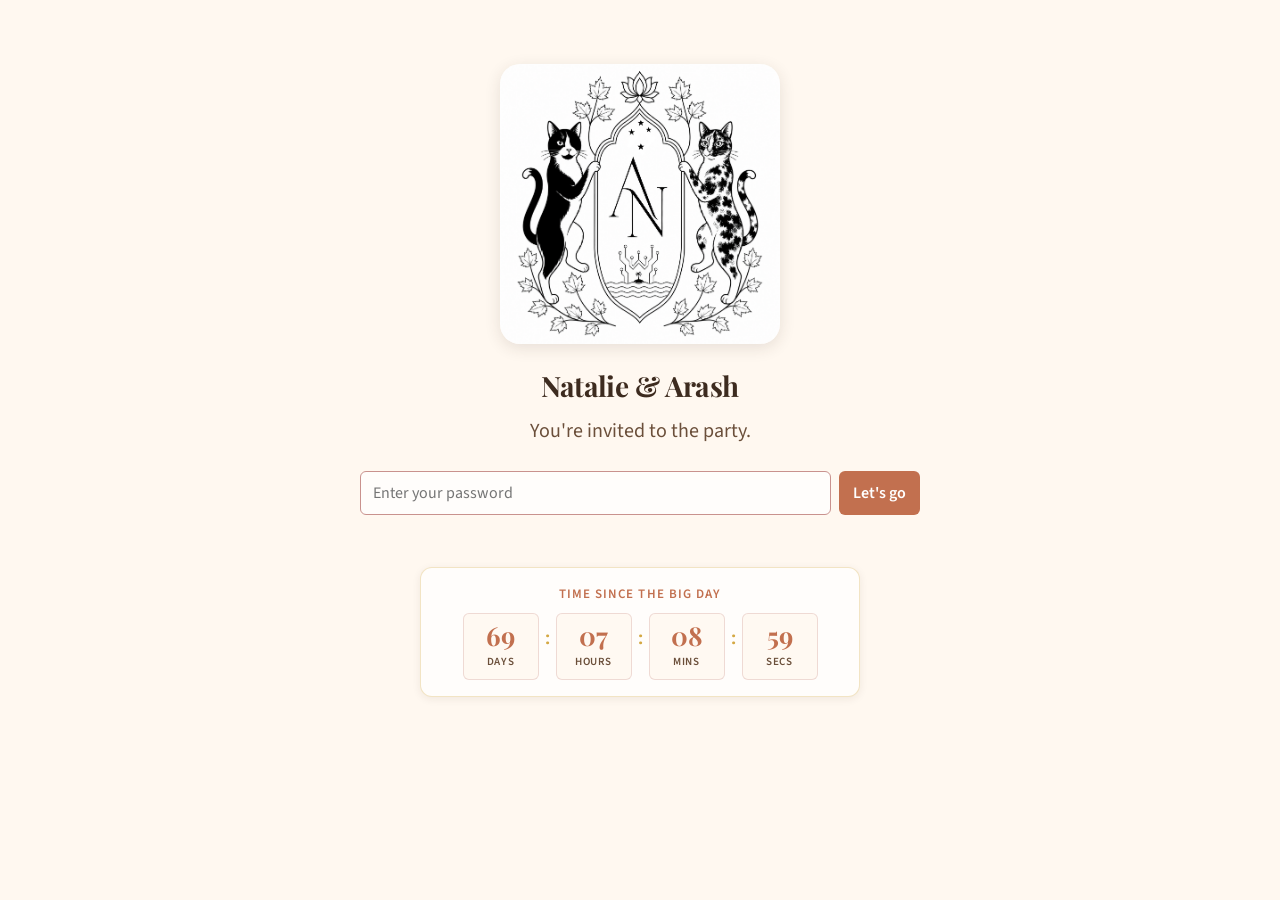
<file: narsh2026/venue-travel/index.html>
<!DOCTYPE html>
<html lang="en">
  <head>
    <meta charset="utf-8">
    <meta name="viewport" content="width=device-width, initial-scale=1.0">
    <meta name="description" content="Narsh 2026">
    <title>Travel &amp; Accommodations -- Narsh 2026</title>
    <link rel="preconnect" href="https://fonts.googleapis.com">
    <link rel="preconnect" href="https://fonts.gstatic.com" crossorigin>
    <link href="https://fonts.googleapis.com/css2?family=Playfair+Display:wght@400;700&family=Source+Sans+3:wght@400&display=swap" rel="stylesheet">
    <link rel="stylesheet" href="/narsh2026/styles.css">
    <link rel="stylesheet" href="/narsh2026/cats.css">
    <style>
      /* Travel & Accommodations page -- hotel and travel cards */
      .venue-section {
        margin-top: var(--space-xl);
      }

      .venue-section-heading {
        font-family: var(--font-heading);
        font-weight: 700;
        font-size: var(--font-size-xl);
        color: var(--color-terracotta);
        letter-spacing: -0.02em;
        margin: 0 0 var(--space-md) 0;
        padding-bottom: var(--space-sm);
        border-bottom: 2px solid var(--color-golden);
      }

      .venue-card {
        background: var(--color-warm-white);
        border-radius: var(--radius-md);
        box-shadow: var(--shadow-soft);
        padding: var(--space-lg);
        margin-bottom: var(--space-md);
      }

      .venue-card h3 {
        font-family: var(--font-heading);
        font-weight: 700;
        font-size: var(--font-size-lg);
        color: var(--color-text-primary);
        margin: 0 0 var(--space-xs) 0;
      }

      .venue-eyebrow {
        display: block;
        font-weight: 600;
        color: var(--color-golden);
        letter-spacing: 0.02em;
        margin-bottom: var(--space-xs);
      }

      .venue-card p {
        margin: 0 0 var(--space-sm) 0;
      }

      .venue-card p:last-child {
        margin-bottom: 0;
      }

      .venue-meta {
        display: block;
        color: var(--color-text-secondary);
        font-size: var(--font-size-sm);
      }

      .venue-meta strong {
        color: var(--color-text-primary);
        font-weight: 600;
      }

      .venue-note {
        background: rgba(212, 168, 67, 0.12);
        border-left: 4px solid var(--color-golden);
        border-radius: var(--radius-sm);
        padding: var(--space-md) var(--space-lg);
        margin-bottom: var(--space-md);
        color: var(--color-text-secondary);
      }

      .venue-note p {
        margin: 0 0 var(--space-sm) 0;
      }

      .venue-note p:last-child {
        margin-bottom: 0;
      }

      .venue-note strong {
        color: var(--color-text-primary);
      }

      .venue-card a,
      .venue-note a,
      .page-content > p a {
        color: var(--color-terracotta);
        font-weight: 600;
      }

      .pending {
        color: var(--color-terracotta);
        font-style: italic;
      }
    </style>
  </head>
  <body class="auth-pending">
    <header class="site-header">
      <a href="/narsh2026/" class="site-logo">Narsh 2026</a>
      <button class="nav-toggle" aria-label="Menu" aria-expanded="false" aria-controls="site-nav">
        <span class="nav-toggle-icon"></span>
      </button>
      <nav class="site-nav" id="site-nav">
        <a href="/narsh2026/schedule/">Schedule</a>
        <a href="/narsh2026/venue-travel/" class="active">Travel &amp; Accommodations</a>
        <a href="/narsh2026/our-story/">Our Story</a>
        <a href="/narsh2026/our-people/">Our People</a>
        <a href="/narsh2026/dress-code/">Dress Code</a>
        <a href="/narsh2026/puzzles/">Puzzles</a>
      </nav>
    </header>
    <main class="page-content">
      <h1>Travel &amp; Accommodations</h1>
      <p>Everything is in and around Kelowna, in British Columbia's beautiful Okanagan Valley. For event times and venue locations, see the <a href="/narsh2026/schedule/">Schedule</a>.</p>

      <section class="venue-section">
        <h2 class="venue-section-heading">Where to Stay</h2>
        <p>We've arranged discounted rates at two nearby hotels for our guests:</p>

        <div class="venue-card">
          <h3>Hyatt Place Kelowna</h3>
          <span class="venue-meta"><strong>1789 Springfield Rd, Kelowna, BC</strong> &middot; <a href="https://www.google.com/maps/search/?api=1&amp;query=Hyatt+Place+Kelowna" target="_blank" rel="noopener">Open in Maps</a></span>
          <p>Book with <a href="https://www.hyatt.com/en-US/hotel/canada/hyatt-place-kelowna/ylwzk?offercode=wedd" target="_blank" rel="noopener">this link</a> and the promo code <strong>&ldquo;wedd&rdquo;</strong> will be applied automatically when you click &ldquo;Book.&rdquo;</p>
        </div>

        <div class="venue-card">
          <h3>Coast Capri Hotel</h3>
          <span class="venue-meta"><strong>1171 Harvey Ave, Kelowna, BC</strong> &middot; <a href="https://www.google.com/maps/search/?api=1&amp;query=Coast+Capri+Hotel+Kelowna" target="_blank" rel="noopener">Open in Maps</a></span>
          <p>Use <a href="https://www.coasthotels.com/coast-capri-hotel/deals/wedding-rate" target="_blank" rel="noopener">this link</a> to access the wedding rate.</p>
        </div>
      </section>

      <section class="venue-section">
        <h2 class="venue-section-heading">Getting There</h2>
        <div class="venue-card">
          <p>The closest airport is <strong>Kelowna International Airport (YLW)</strong>, just north of the city.</p>
          <p>The venues are spread around the Kelowna area, so we recommend renting a car or planning rideshares to get between them.</p>
        </div>
      </section>
    </main>
    <script src="/narsh2026/auth.js"></script>
    <script src="/narsh2026/nav.js"></script>
    <script src="/narsh2026/cats.js"></script>
    <script>
      const tier = NARSH_AUTH.requireAuth();
      if (tier) {
        NARSH_AUTH.applyTierVisibility(tier);
        NARSH_CATS.init();
      }
    </script>
  </body>
</html>
</file>
<file: narsh2026/styles.css>
/* Narsh 2026 — Shared Design System */
/* Sunset warm palette with Playfair Display + Source Sans 3 typography */

:root {
  /* Colors — Sunset Warm Palette (D-04) */
  --color-terracotta: #C2704F;
  --color-golden: #D4A843;
  --color-dusty-rose: #C9928E;
  --color-cream: #FFF8F0;
  --color-warm-white: #FFFDFB;
  --color-text-primary: #3D2B1F;
  --color-text-secondary: #6B4F3A;

  /* Journey Line Colors */
  --color-journey-arash: #2A9D8F;
  --color-journey-natalie: #D4A843;

  /* Graph Visualization Tokens */
  --color-node-default: #C9928E;
  --color-node-couple: #C2704F;
  --color-cluster-opacity: 0.08;
  --color-edge-default: rgba(61, 43, 31, 0.15);
  --color-edge-highlight: rgba(61, 43, 31, 0.5);
  --color-node-dim: 0.25;

  /* Typography */
  --font-heading: "Playfair Display", Georgia, serif;
  --font-body: "Source Sans 3", -apple-system, BlinkMacSystemFont, sans-serif;
  --font-size-base: 17px;
  --font-size-sm: 14px;
  --font-size-lg: 20px;
  --font-size-xl: 28px;

  /* Spacing */
  --space-xs: 4px;
  --space-sm: 8px;
  --space-md: 16px;
  --space-lg: 24px;
  --space-xl: 48px;
  --space-2xl: 64px;

  /* Shape */
  --radius-sm: 6px;
  --radius-md: 12px;
  --radius-lg: 20px;
  --shadow-soft: 0 2px 8px rgba(61, 43, 31, 0.08);
  --shadow-medium: 0 4px 16px rgba(61, 43, 31, 0.12);

  /* Transitions */
  --transition-fast: 150ms ease;
  --transition-normal: 250ms ease;
}

/* Base Styles */

body {
  margin: 0;
  font-family: var(--font-body);
  line-height: 1.6;
  background: var(--color-cream);
  color: var(--color-text-primary);
  font-size: 16px;
}

body.auth-pending main {
  visibility: hidden;
}

/* Utility Classes */

.hidden {
  display: none;
}

/* Typography */

h1 {
  font-family: var(--font-heading);
  font-weight: 700;
  font-size: 24px;
  line-height: 1.2;
  letter-spacing: -0.02em;
  margin: 0 0 12px 0;
}

p {
  margin: 0 0 var(--space-md) 0;
}

.tagline {
  color: var(--color-text-secondary);
  font-size: var(--font-size-lg);
}

/* Gate Page */

.gate-page {
  max-width: 560px;
  margin: 0 auto;
  padding: var(--space-2xl) var(--space-lg) var(--space-lg);
  text-align: center;
}

.gate-hero {
  margin-bottom: var(--space-lg);
}

.hero-photo {
  max-width: 280px;
  width: 100%;
  border-radius: var(--radius-lg);
  box-shadow: var(--shadow-medium);
  margin-bottom: var(--space-md);
}

.gate-form {
  display: flex;
  flex-direction: column;
  gap: var(--space-sm);
  margin: var(--space-md) 0 var(--space-sm);
}

.gate-form input[type="password"] {
  flex: 1;
  padding: 10px 12px;
  border: 1px solid var(--color-dusty-rose);
  background: var(--color-warm-white);
  border-radius: var(--radius-sm);
  font-size: 16px;
  font-family: var(--font-body);
  color: var(--color-text-primary);
}

.gate-form input[type="password"]:focus {
  outline: none;
  border-color: var(--color-terracotta);
  border-width: 2px;
  box-shadow: var(--shadow-soft);
  padding: 9px 11px;
}

.gate-form button[type="submit"] {
  background: var(--color-terracotta);
  color: #ffffff;
  border: none;
  border-radius: var(--radius-sm);
  padding: 10px 14px;
  font-size: 16px;
  font-family: var(--font-body);
  font-weight: 600;
  cursor: pointer;
  min-width: 44px;
  min-height: 44px;
  transition: filter var(--transition-fast);
}

.gate-form button[type="submit"]:hover {
  filter: brightness(0.9);
}

.gate-form button[type="submit"]:active {
  filter: brightness(0.85);
}

.gate-form button[type="submit"]:disabled {
  opacity: 0.6;
  cursor: not-allowed;
}

.gate-status {
  color: var(--color-text-secondary);
  font-size: var(--font-size-sm);
  margin-top: var(--space-sm);
  min-height: 20px;
}

/* Site Header & Navigation */

.site-header {
  position: sticky;
  top: 0;
  left: 0;
  right: 0;
  z-index: 100;
  display: flex;
  align-items: center;
  justify-content: space-between;
  padding: var(--space-md) var(--space-lg);
  background: var(--color-cream);
  box-sizing: border-box;
}

.site-logo {
  font-family: "Playfair Display", Georgia, serif;
  font-size: var(--font-size-lg);
  font-weight: 700;
  color: var(--color-text-primary);
  text-decoration: none;
}

.site-logo:hover,
.site-logo:focus {
  color: var(--color-terracotta);
}

.nav-toggle {
  display: flex;
  align-items: center;
  justify-content: center;
  width: 44px;
  height: 44px;
  padding: 0;
  border: none;
  background: transparent;
  cursor: pointer;
}

.nav-toggle-icon,
.nav-toggle-icon::before,
.nav-toggle-icon::after {
  display: block;
  width: 24px;
  height: 2px;
  background: var(--color-text-primary);
  border-radius: 1px;
  transition: transform var(--transition-fast);
}

.nav-toggle-icon {
  position: relative;
}

.nav-toggle-icon::before,
.nav-toggle-icon::after {
  content: "";
  position: absolute;
  left: 0;
}

.nav-toggle-icon::before {
  top: -7px;
}

.nav-toggle-icon::after {
  top: 7px;
}

.site-nav {
  display: none;
}

.site-nav a {
  color: var(--color-text-primary);
  text-decoration: none;
  font-size: var(--font-size-base);
  transition: color var(--transition-fast);
}

.site-nav a:hover,
.site-nav a:focus {
  color: var(--color-terracotta);
}

.site-nav a.active {
  color: var(--color-terracotta);
  border-bottom: 2px solid var(--color-terracotta);
  padding-bottom: 2px;
}

/* Mobile Nav Overlay — Takes over the whole page on mobile */

.nav-open .site-nav {
  display: flex;
  flex-direction: column;
  align-items: center;
  justify-content: center;
  position: fixed;
  top: 0;
  left: 0;
  right: 0;
  bottom: 0;
  background: var(--color-cream);
  z-index: 1000;
}

.nav-open .site-nav a {
  display: flex;
  align-items: center;
  justify-content: center;
  height: 48px;
  width: 100%;
  max-width: 280px;
  font-size: var(--font-size-lg);
  border-radius: var(--radius-sm);
}

.nav-open .site-nav a:hover,
.nav-open .site-nav a:focus {
  background: rgba(201, 146, 142, 0.2);
}

.nav-open .nav-toggle {
  position: fixed;
  top: var(--space-md);
  right: var(--space-lg);
  z-index: 1001;
}

/* Welcome Content & Page Content */

.welcome-content,
.page-content {
  max-width: 560px;
  margin: 0 auto;
  padding: var(--space-xl) var(--space-lg) var(--space-lg);
}

.coming-soon {
  text-align: center;
  color: var(--color-text-secondary);
  font-size: var(--font-size-lg);
  margin-top: var(--space-xl);
}

/* Wedding Countdown Timer */

.countdown-container {
  background: var(--color-warm-white);
  border: 1px solid rgba(212, 168, 67, 0.3);
  border-radius: var(--radius-md);
  box-shadow: var(--shadow-soft);
  padding: var(--space-md) var(--space-md);
  margin: 0 auto var(--space-lg);
  text-align: center;
  max-width: 440px;
  box-sizing: border-box;
}

.gate-page .countdown-container {
  margin-top: var(--space-lg);
  margin-bottom: 0;
}

.countdown-label {
  font-size: 13px;
  font-weight: 600;
  text-transform: uppercase;
  letter-spacing: 0.08em;
  color: var(--color-terracotta);
  margin-bottom: var(--space-sm);
}

.countdown-grid {
  display: flex;
  justify-content: center;
  align-items: center;
  gap: 6px;
}

.countdown-unit {
  background: rgba(255, 248, 240, 0.85);
  border: 1px solid rgba(201, 146, 142, 0.3);
  border-radius: var(--radius-sm);
  padding: 8px 6px;
  min-width: 58px;
  flex: 1;
  max-width: 76px;
  display: flex;
  flex-direction: column;
  align-items: center;
  box-sizing: border-box;
}

.countdown-value {
  font-family: var(--font-heading);
  font-size: 26px;
  font-weight: 700;
  color: var(--color-terracotta);
  line-height: 1.1;
  font-variant-numeric: tabular-nums;
}

.countdown-unit-label {
  font-size: 11px;
  text-transform: uppercase;
  letter-spacing: 0.05em;
  color: var(--color-text-secondary);
  font-weight: 600;
  margin-top: 3px;
}

.countdown-divider {
  font-family: var(--font-heading);
  font-size: 18px;
  font-weight: 700;
  color: var(--color-golden);
  user-select: none;
  align-self: flex-start;
  margin-top: 10px;
}

.countdown-subtext {
  font-size: 13px;
  color: var(--color-text-secondary);
  margin-top: var(--space-sm);
}

.countdown-celebration {
  font-family: var(--font-heading);
  font-size: var(--font-size-lg);
  font-weight: 700;
  color: var(--color-terracotta);
  padding: var(--space-sm) 0;
}

/* Desktop Styles */

@media (min-width: 768px) {
  body {
    font-size: 17px;
  }

  h1 {
    font-size: 28px;
  }

  .gate-form {
    flex-direction: row;
  }

  .nav-toggle {
    display: none;
  }

  .site-nav {
    display: flex;
    gap: var(--space-lg);
  }

  .site-nav a {
    font-size: var(--font-size-sm);
  }
}
</file>
<file: narsh2026/cats.css>
/* Presto & Trino — Wandering Cat Easter Egg */

.cat {
  position: fixed;
  width: 56px;
  height: 40px;
  z-index: 100;
  cursor: pointer;
  transition: transform 0.15s cubic-bezier(0.25, 1, 0.5, 1);
  pointer-events: auto;
  user-select: none;
  -webkit-user-select: none;
}

.cat svg {
  width: 100%;
  height: 100%;
  display: block;
  overflow: visible;
}

/* Default SVG Element Visibility & Morphing Base */
.cat .eye-open {
  display: block;
}

.cat .eye-closed,
.cat .eye-squinch {
  display: none;
}

.cat .mouth-normal {
  display: block;
}

.cat .leg,
.cat .head-group,
.cat .cat-body,
.cat .shadow-ellipse {
  transition: transform 0.3s ease, opacity 0.3s ease;
}

/* Base tail swish for living feel */
.cat .tail-path {
  animation: tail-swish 3s ease-in-out infinite alternate;
  transform-origin: 10px 28px;
}

/* Walking state — subtle short leg walk */
.cat.walking {
  animation: cat-walk 0.4s steps(2) infinite;
}

.cat.walking .leg-front-l,
.cat.walking .leg-back-r {
  animation: leg-swing 0.35s ease-in-out infinite alternate;
  transform-origin: top center;
}

.cat.walking .leg-front-r,
.cat.walking .leg-back-l {
  animation: leg-swing 0.35s ease-in-out infinite alternate-reverse;
  transform-origin: top center;
}

/* Sitting / Idle state */
.cat.sitting .tail-path {
  animation: tail-swish 1.8s ease-in-out infinite alternate;
}

.cat.sitting .ear-l,
.cat.sitting .ear-r {
  animation: ear-twitch 4s ease-in-out infinite;
}

/* Sleeping state (Clean Loaf Pose) */
.cat.sleeping {
  animation: cat-breathe 2.5s ease-in-out infinite;
}

.cat.sleeping .eye-open {
  display: none !important;
}

.cat.sleeping .eye-closed {
  display: block !important;
}

/* Hide standing legs completely so no weird shapes/shadows float above the body */
.cat.sleeping .leg {
  display: none !important;
}

.cat.sleeping .head-group {
  transform: translateY(3px) rotate(3deg);
}

.cat.sleeping .cat-body {
  transform: scale(1.06, 0.92) translateY(2px);
}

.cat.sleeping .shadow-ellipse {
  transform: scale(0.9, 0.7);
  opacity: 0.15;
}

.cat.sleeping .cat-zzz {
  display: block;
  animation: zzz-float 2.5s linear infinite;
}

/* Grooming state */
.cat.grooming .head-group {
  transform: translateY(3px) rotate(10deg);
  animation: head-bob-groom 0.6s ease-in-out infinite alternate;
}

.cat.grooming .eye-open {
  display: none !important;
}

.cat.grooming .eye-squinch {
  display: block !important;
}

.cat.grooming .leg-front-r {
  transform: translate(5px, -10px) rotate(40deg);
  transform-origin: 41px 34px;
}

/* Hover heart prompt */
.cat:hover .cat-heart {
  opacity: 1;
  transform: translateY(-10px) scale(1);
}

.cat-heart {
  position: absolute;
  top: -18px;
  left: 50%;
  transform: translateX(-50%) translateY(0) scale(0.5);
  opacity: 0;
  transition: opacity 0.3s ease, transform 0.3s ease;
  font-size: 16px;
  pointer-events: none;
}

/* Floating Zzz for sleep mode */
.cat-zzz {
  position: absolute;
  top: -24px;
  left: 55%;
  font-family: var(--font-heading, serif);
  font-weight: 700;
  font-size: 13px;
  color: var(--color-terracotta, #C2704F);
  opacity: 0;
  pointer-events: none;
  display: none;
}

.cat.clicked {
  animation: cat-happy-bounce 0.6s ease-in-out;
}

.cat-name {
  position: absolute;
  bottom: -20px;
  left: 50%;
  transform: translateX(-50%);
  font-family: var(--font-body, sans-serif);
  font-size: 11px;
  font-weight: 600;
  color: var(--color-text-secondary, #6B4F3A);
  background: rgba(255, 248, 240, 0.9);
  padding: 1px 6px;
  border-radius: 8px;
  box-shadow: 0 1px 4px rgba(0,0,0,0.1);
  white-space: nowrap;
  opacity: 0;
  transition: opacity 0.2s ease;
  pointer-events: none;
}

.cat:hover .cat-name {
  opacity: 1;
}

.pawprint {
  position: fixed;
  width: 12px;
  height: 12px;
  z-index: 99;
  opacity: 0.28;
  pointer-events: none;
  animation: pawprint-fade 4s ease-out forwards;
}

/* Keyframe Animations */

@keyframes cat-walk {
  0% { transform: translateY(0); }
  50% { transform: translateY(-1.5px); }
}

@keyframes leg-swing {
  0% { transform: rotate(-5deg); }
  100% { transform: rotate(5deg); }
}

@keyframes tail-swish {
  0% { transform: rotate(-4deg); }
  50% { transform: rotate(8deg); }
  100% { transform: rotate(-6deg); }
}

@keyframes ear-twitch {
  0%, 90%, 100% { transform: rotate(0deg); }
  93% { transform: rotate(-6deg); }
  96% { transform: rotate(4deg); }
}

@keyframes cat-breathe {
  0%, 100% { transform: scale(1); }
  50% { transform: scale(1.03, 0.97); }
}

@keyframes head-bob-groom {
  0% { transform: translateY(2px) rotate(10deg); }
  100% { transform: translateY(4px) rotate(14deg); }
}

@keyframes zzz-float {
  0% { transform: translate(0, 0) scale(0.8); opacity: 0; }
  25% { opacity: 0.95; }
  75% { opacity: 0.75; }
  100% { transform: translate(14px, -20px) scale(1.25); opacity: 0; }
}

@keyframes cat-happy-bounce {
  0% { transform: translateY(0) scale(1); }
  30% { transform: translateY(-12px) scale(1.1) rotate(-5deg); }
  50% { transform: translateY(0) scale(0.95); }
  75% { transform: translateY(-5px) scale(1.03) rotate(3deg); }
  100% { transform: translateY(0) scale(1); }
}

@keyframes pawprint-fade {
  0% { opacity: 0.28; }
  70% { opacity: 0.18; }
  100% { opacity: 0; }
}

@media (prefers-reduced-motion: reduce) {
  .cat.walking,
  .cat.sleeping,
  .cat.clicked {
    animation: none;
  }

  .cat .tail-path,
  .cat .leg {
    animation: none;
  }

  .pawprint {
    animation: none;
    opacity: 0.15;
  }
}

@media (max-width: 480px) {
  .cat {
    width: 46px;
    height: 33px;
  }

  .pawprint {
    width: 10px;
    height: 10px;
  }
}
</file>
<file: narsh2026/our-story/our-story.css>
/* Narsh 2026 — Our Story Styles */

:root {
  --color-cream: #FFF8F0;
  --color-text-primary: #3D2B1F;
  --color-text-secondary: #8B7355;
  --color-dusty-rose: #C9928E;
  --color-terracotta: #C2704F;
  --font-heading: 'Cormorant Garamond', Georgia, serif;
  --font-body: 'Inter', -apple-system, BlinkMacSystemFont, sans-serif;
  --radius-sm: 8px;
  --radius-md: 16px;
  --shadow-soft: 0 4px 20px rgba(61, 43, 31, 0.08);
  --shadow-medium: 0 8px 30px rgba(61, 43, 31, 0.12);
  --space-xs: 8px;
  --space-sm: 12px;
  --space-md: 16px;
  --space-lg: 24px;
}

html, body {
  margin: 0;
  padding: 0;
  width: 100%;
  height: 100%;
  background: var(--color-cream);
  font-family: var(--font-body);
  color: var(--color-text-primary);
  overflow-x: hidden;
  -webkit-tap-highlight-color: transparent;
}

/* Fixed Header Bar above 3D Globe map */
.site-header {
  position: fixed;
  top: 0;
  left: 0;
  right: 0;
  z-index: 20;
  box-sizing: border-box;
}

.site-logo {
  font-family: "Playfair Display", Georgia, serif !important;
}

#map,
.map-container,
.mapboxgl-map,
.mapboxgl-canvas-container,
.mapboxgl-canvas,
#map canvas {
  position: fixed;
  top: 0;
  left: 0;
  width: 100vw;
  height: 100vh;
  height: 100dvh;
  background: var(--color-cream);
  z-index: 1;
  border: none !important;
  outline: none !important;
  box-shadow: none !important;
  -webkit-tap-highlight-color: transparent !important;
}

.map-vignette {
  position: fixed;
  top: 0;
  left: 0;
  width: 100%;
  height: 100%;
  pointer-events: none;
  z-index: 2;
  box-shadow: inset 0 0 100px rgba(61, 43, 31, 0.15);
}

@media (max-width: 767px) {
  .map-vignette {
    display: none !important;
  }
}

.mapboxgl-control-container,
.mapboxgl-ctrl-group,
.mapboxgl-ctrl {
  border: none !important;
  box-shadow: none !important;
  outline: none !important;
}

.scroll-container {
  position: relative;
  width: 100%;
  z-index: 0;
}

.loading-overlay {
  position: fixed;
  top: 0;
  left: 0;
  width: 100vw;
  height: 100vh;
  background: var(--color-cream);
  display: flex;
  flex-direction: column;
  align-items: center;
  justify-content: center;
  z-index: 99;
  transition: opacity 400ms ease, visibility 400ms ease;
}

.loading-overlay.hidden {
  opacity: 0;
  visibility: hidden;
}

.loading-spinner {
  width: 40px;
  height: 40px;
  border: 3px solid rgba(194, 112, 79, 0.2);
  border-top-color: var(--color-terracotta);
  border-radius: 50%;
  animation: spin 1s infinite linear;
}

@keyframes spin {
  to { transform: rotate(360deg); }
}

.loading-text {
  margin-top: 16px;
  font-family: var(--font-body);
  font-size: 14px;
  color: var(--color-text-secondary);
}

.scroll-prompt {
  position: fixed;
  bottom: 70px;
  left: 50%;
  transform: translateX(-50%);
  color: var(--color-text-secondary);
  font-family: var(--font-body);
  font-size: 13px;
  z-index: 5;
  background: rgba(255, 248, 240, 0.9);
  padding: 8px 16px;
  border-radius: var(--radius-sm);
  opacity: 1;
  transition: opacity 600ms ease;
  pointer-events: none;
}

.scroll-prompt.fade-out {
  opacity: 0;
}

/* Story Panel Card — Hardened layout with Photo Carousel */
.story-panel {
  position: fixed;
  background: rgba(255, 248, 240, 0.96);
  backdrop-filter: blur(12px);
  -webkit-backdrop-filter: blur(12px);
  border: 1px solid rgba(255, 255, 255, 0.85);
  border-radius: var(--radius-md);
  box-shadow: var(--shadow-medium);
  z-index: 10;
  padding: var(--space-md);
  opacity: 0;
  visibility: hidden;
  transform: translateY(12px);
  max-height: calc(100vh - 120px);
  max-height: calc(100dvh - 120px);
  overflow-y: auto;
  box-sizing: border-box;
  transition: opacity 350ms ease, visibility 350ms ease, transform 350ms ease;
}

.story-panel::-webkit-scrollbar {
  width: 4px;
}
.story-panel::-webkit-scrollbar-thumb {
  background: rgba(194, 112, 79, 0.3);
  border-radius: 4px;
}

.story-panel.visible {
  opacity: 1;
  visibility: visible;
  transform: translateY(0);
}

.story-panel.hidden {
  opacity: 0;
  visibility: hidden;
  transform: translateY(12px);
}

/* Photo Carousel */
.stop-carousel {
  margin-bottom: var(--space-sm);
  overflow: hidden;
  border-radius: var(--radius-sm);
  position: relative;
  background: rgba(61, 43, 31, 0.04);
  aspect-ratio: 3 / 2;
  margin-left: auto;
  margin-right: auto;
  transition: height 250ms ease, width 250ms ease;
}

.carousel-track {
  display: flex;
  transition: transform 250ms ease;
  height: 100%;
}

.carousel-photo {
  width: 100%;
  height: 100%;
  flex-shrink: 0;
  object-fit: contain;
  border-radius: var(--radius-sm);
}

.carousel-controls {
  display: flex;
  align-items: center;
  justify-content: center;
  gap: var(--space-md);
  margin-bottom: var(--space-sm);
}

.carousel-prev,
.carousel-next {
  min-width: 32px;
  min-height: 32px;
  background: #FFF8F0;
  border: 1px solid rgba(194, 112, 79, 0.2);
  cursor: pointer;
  border-radius: 50%;
  box-shadow: var(--shadow-soft);
  display: flex;
  align-items: center;
  justify-content: center;
  transition: background 200ms ease, opacity 200ms ease;
}

.carousel-prev:hover:not(:disabled),
.carousel-next:hover:not(:disabled) {
  background: var(--color-terracotta);
  color: white;
}

.carousel-prev:disabled,
.carousel-next:disabled {
  opacity: 0.3;
  cursor: default;
  box-shadow: none;
}

.carousel-prev::before,
.carousel-next::before {
  content: "";
  display: block;
  width: 7px;
  height: 7px;
  border-top: 2px solid var(--color-text-primary);
  border-left: 2px solid var(--color-text-primary);
}

.carousel-prev::before {
  transform: rotate(-45deg);
  margin-left: 3px;
}

.carousel-next::before {
  transform: rotate(135deg);
  margin-right: 3px;
}

.carousel-dots {
  display: flex;
  align-items: center;
  justify-content: center;
  gap: 6px;
}

.carousel-dot {
  width: 6px;
  height: 6px;
  border-radius: 50%;
  background: rgba(194, 112, 79, 0.3);
  transition: background 200ms ease, transform 200ms ease;
}

.carousel-dot.active {
  background: var(--color-terracotta);
  transform: scale(1.3);
}

.carousel-announce {
  position: absolute;
  width: 1px;
  height: 1px;
  padding: 0;
  margin: -1px;
  overflow: hidden;
  clip: rect(0, 0, 0, 0);
  border: 0;
}

.story-panel .story-heading,
.story-panel .stop-heading {
  font-family: var(--font-heading);
  font-size: 22px;
  font-weight: 600;
  line-height: 1.25;
  color: var(--color-text-primary);
  margin: 0 0 4px 0;
}

.story-panel .story-year,
.story-panel .stop-year {
  font-family: var(--font-body);
  font-size: 13px;
  font-weight: 600;
  color: var(--color-terracotta);
  margin: 0 0 8px 0;
  display: block;
}

.story-panel .story-narrative,
.story-panel .stop-narrative {
  font-family: var(--font-body);
  font-size: 14px;
  line-height: 1.5;
  color: var(--color-text-primary);
  margin: 0;
  white-space: pre-line;
}

/* Timeline bar — Hardened dot row layout */
.timeline-container, .timeline-bar {
  position: fixed;
  bottom: 0;
  left: 0;
  width: 100%;
  height: calc(52px + env(safe-area-inset-bottom, 0px));
  padding-bottom: env(safe-area-inset-bottom, 0px);
  background: rgba(255, 248, 240, 0.9);
  backdrop-filter: blur(10px);
  -webkit-backdrop-filter: blur(10px);
  z-index: 10;
  display: flex;
  align-items: center;
  justify-content: center;
  box-sizing: border-box;
  padding-left: 12px;
  padding-right: 12px;
  gap: 8px;
}

.timeline-dot-wrapper {
  display: flex;
  align-items: center;
  justify-content: center;
  padding: 4px 2px;
}

.timeline-dot {
  width: 8px;
  height: 8px;
  border-radius: 50%;
  background: rgba(194, 112, 79, 0.3);
  border: none;
  cursor: pointer;
  padding: 0;
  transition: transform 200ms ease, background 200ms ease, width 200ms ease, height 200ms ease;
  flex-shrink: 0;
}

.timeline-dot:hover {
  transform: scale(1.3);
  background: var(--color-terracotta);
}

.timeline-dot.visited {
  background: var(--color-dusty-rose);
}

.timeline-dot.active {
  width: 12px;
  height: 12px;
  background: var(--color-terracotta);
  transform: scale(1);
}

.timeline-nav {
  background: transparent;
  border: none;
  color: var(--color-terracotta);
  font-size: 16px;
  cursor: pointer;
  padding: 4px 8px;
  display: flex;
  align-items: center;
  justify-content: center;
  border-radius: var(--radius-sm);
  transition: background 200ms ease, opacity 200ms ease;
}

.timeline-nav:hover:not(:disabled) {
  background: rgba(194, 112, 79, 0.15);
}

.timeline-nav:disabled {
  opacity: 0.3;
  cursor: default;
}

/* Mapbox attribution sits bottom-left, which is exactly where the timeline bar
   is, so the compact (i) was half-clipped. Lift it clear of the bar. Mapbox's
   terms require this stay visible while we're serving their tiles, so it is
   moved rather than hidden. Heights track .timeline-bar. */
.mapboxgl-ctrl-bottom-left {
  bottom: calc(56px + env(safe-area-inset-bottom, 0px));
}

/* Desktop layout */
@media (min-width: 768px) {
  .story-panel {
    bottom: calc(60px + env(safe-area-inset-bottom, 0px));
    right: var(--space-lg);
    left: auto;
    /* Photo width is driven by #story-content, so the panel width is what lets
       the carousel grow. clamp floors it at the previous 380px so narrow laptops
       never get a smaller panel than before, and 40vw keeps the globe visible
       behind it rather than letting the card eat the screen. */
    width: clamp(380px, 40vw, 520px);
    max-width: 520px;
  }

  /* Type scaled up to match the wider panel — 14px body read as lost in it. */
  .story-panel .story-heading,
  .story-panel .stop-heading {
    font-size: 26px;
  }

  .story-panel .story-narrative,
  .story-panel .stop-narrative {
    font-size: 15px;
    line-height: 1.6;
  }
}

/* Roomier padding only once the panel has actually grown past 380px. Applying it
   at 768px would have eaten content width the panel didn't have yet and made
   landscape photos smaller than before. */
@media (min-width: 1024px) {
  .story-panel {
    padding: var(--space-lg);
  }
}

/* Senior Mobile Design Bottom Sheet Layout (< 767px) */
@media (max-width: 767px) {
  .story-panel {
    bottom: calc(56px + env(safe-area-inset-bottom, 0px));
    left: 10px;
    right: 10px;
    width: auto;
    max-height: 54vh;
    max-height: 54dvh;
    border-radius: 18px 18px 12px 12px;
    padding: 14px 16px;
    box-shadow: 0 -4px 25px rgba(61, 43, 31, 0.16);
  }

  /* Mobile Sheet Drag Handle Pill */
  .story-panel::before {
    content: "";
    display: block;
    width: 36px;
    height: 4px;
    background: rgba(139, 115, 85, 0.25);
    border-radius: 2px;
    margin: 0 auto 10px auto;
  }

  .stop-carousel {
    max-height: 220px;
    margin-bottom: 10px;
  }

  .story-panel .stop-heading {
    font-size: 18px;
    margin-bottom: 2px;
  }

  .story-panel .stop-year {
    font-size: 12px;
    margin-bottom: 6px;
  }

  .story-panel .stop-narrative {
    font-size: 13.5px;
    line-height: 1.45;
  }

  .timeline-bar {
    height: calc(48px + env(safe-area-inset-bottom, 0px));
    padding-left: 6px;
    padding-right: 6px;
    gap: 4px;
  }

  .timeline-dot-wrapper {
    padding: 2px 1px;
  }

  .timeline-dot {
    width: 7px;
    height: 7px;
  }

  .timeline-dot.active {
    width: 10px;
    height: 10px;
  }

  .timeline-nav {
    min-width: 36px;
    min-height: 36px;
    padding: 2px 4px;
  }

  /* Mobile timeline bar is 48px, not 52px. */
  .mapboxgl-ctrl-bottom-left {
    bottom: calc(52px + env(safe-area-inset-bottom, 0px));
  }
}
</file>
<file: narsh2026/puzzles/puzzle.css>
/* Puzzles -- Page-Specific Styles */
/* Card grid layout, 3D card flip, card states, guess dialog, stats bar, controls,
   modals, color tags, dimmed state, hint pulse, speech bubbles, daily puzzle links */

:root {
  --color-criminal: #C2704F;
  --color-innocent: #2A9D8F;
  --color-criminal-light: rgba(194, 112, 79, 0.12);
  --color-innocent-light: rgba(42, 157, 143, 0.12);
  --color-card-selected: rgba(212, 168, 67, 0.25);
  --color-card-dimmed: 0.35;
  --color-incorrect-flash: #D94F4F;
}

/* Page layout */
.puzzle-page {
  padding: var(--space-md);
  padding-top: var(--space-xl);
}

.puzzle-page h1 {
  font-family: var(--font-heading);
  text-align: center;
  font-size: 28px;
  margin: 0 0 var(--space-sm) 0;
}

.puzzle-identity-clue {
  text-align: center;
  font-style: italic;
  color: var(--color-text-secondary);
  max-width: 32rem;
  margin: 0 auto var(--space-md) auto;
}

.puzzle-identity-clue:empty {
  display: none;
}

/* Credit line: quiet secondary text between the heading and the identity clue */
.puzzle-credit {
  text-align: center;
  font-size: var(--font-size-sm);
  color: var(--color-text-secondary);
  max-width: 32rem;
  margin: 0 auto var(--space-sm) auto;
}

.puzzle-credit a {
  color: var(--color-terracotta);
  text-decoration: underline;
  text-underline-offset: 2px;
  transition: color var(--transition-fast);
}

.puzzle-credit a:hover,
.puzzle-credit a:focus {
  color: var(--color-text-primary);
}

.puzzle-credit a:focus-visible {
  outline: 2px solid var(--color-terracotta);
  outline-offset: 2px;
}

.puzzle-page h2 {
  font-family: var(--font-heading);
  text-align: center;
  font-size: 20px;
  margin: 0 0 var(--space-md) 0;
}

/* Stats bar */
.puzzle-stats {
  display: flex;
  justify-content: space-between;
  align-items: center;
  max-width: 528px;
  margin: 0 auto;
  background: rgba(201, 146, 142, 0.15);
  border-radius: var(--radius-sm);
  padding: var(--space-sm) var(--space-md);
  font-size: 12px;
  font-weight: 700;
  font-family: var(--font-body);
  color: var(--color-text-primary);
}

.puzzle-stats .stat-item {
  display: flex;
  align-items: center;
  gap: 4px;
}

/* Card grid */
.puzzle-grid {
  display: grid;
  grid-template-columns: repeat(4, 1fr);
  gap: var(--space-sm);
  max-width: 528px;
  margin: 0 auto;
  margin-top: var(--space-md);
}

/* Card */
.puzzle-card {
  perspective: 800px;
  cursor: pointer;
  aspect-ratio: 4 / 5;
  position: relative;
  touch-action: manipulation;
}

.puzzle-card-inner {
  position: relative;
  width: 100%;
  height: 100%;
  transition: transform 500ms ease;
  transform-style: preserve-3d;
}

.puzzle-card.flipped .puzzle-card-inner {
  transform: rotateY(180deg);
}

.puzzle-card-front,
.puzzle-card-back {
  position: absolute;
  inset: 0;
  backface-visibility: hidden;
  -webkit-backface-visibility: hidden;
  border-radius: var(--radius-md);
  padding: var(--space-sm);
  display: flex;
  flex-direction: column;
  align-items: center;
  justify-content: center;
  box-sizing: border-box;
}

.puzzle-card-front {
  background: var(--color-cream);
  border: 1px solid var(--color-dusty-rose);
  box-shadow: var(--shadow-soft);
}

.puzzle-card-back {
  transform: rotateY(180deg);
  padding: var(--space-sm);
  text-align: left;
  display: flex;
  flex-direction: column;
  align-items: flex-start;
  justify-content: flex-start;
  /* On small screens a long clue is taller than the fixed-ratio card and would
     otherwise be clipped. Let the back face scroll so the whole hint is
     readable; on wider screens the clue fits and no scrollbar appears. */
  overflow-y: auto;
  -webkit-overflow-scrolling: touch;
}

.puzzle-card-back.criminal {
  background: var(--color-criminal-light);
  border-left: 3px solid var(--color-criminal);
}

.puzzle-card-back.innocent {
  background: var(--color-innocent-light);
  border-left: 3px solid var(--color-innocent);
}

/* Card hover (desktop only, unflipped) */
@media (hover: hover) {
  .puzzle-card:not(.flipped):hover {
    z-index: 2;
  }

  .puzzle-card:not(.flipped):hover .puzzle-card-front {
    box-shadow: var(--shadow-medium);
    transform: scale(1.02);
    transition: box-shadow var(--transition-fast), transform var(--transition-fast);
  }

  /* Hovering the corner target previews the dot it will cycle.
     Depends on .color-tag-hit being the immediately-preceding sibling of .color-tag. */
  .color-tag-hit:hover + .color-tag {
    transform: scale(1.25);
    border-color: var(--color-terracotta);
  }
}

/* Card with an open guess dialog. The dialog is a child of the card, and
   .puzzle-card creates a stacking context via `perspective`, so the dialog's own
   z-index cannot escape it -- raising the card is the only way to lift the dialog
   above its neighbours. 20 clears both the hover (2) and hint-highlight (3) levels.
   The :hover variant ties the hover rule on specificity and wins on source order,
   so the dialog stays on top even while its own card is hovered. */
.puzzle-card.dialog-open,
.puzzle-card.dialog-open:hover {
  z-index: 20;
}

/* Card flipped: no pointer interaction */
.puzzle-card.flipped {
  cursor: default;
}

/* A flipped card's front face is back-facing under backface-visibility: hidden, so
   browsers already skip it in hit testing. This makes the intent explicit rather
   than depending on that behavior. */
.puzzle-card.flipped .color-tag-hit {
  pointer-events: none;
}

/* Card content typography */
.card-emoji {
  font-size: 28px;
  line-height: 1;
}

img.card-emoji {
  width: 32px;
  height: 32px;
  object-fit: contain;
}

img.card-back-emoji {
  width: 24px;
  height: 24px;
  object-fit: contain;
}

.card-name {
  font-size: 12px;
  font-weight: 700;
  font-family: var(--font-body);
  color: var(--color-text-primary);
  max-height: 2.4em;
  overflow: hidden;
  text-overflow: ellipsis;
  text-align: center;
  line-height: 1.2;
  margin-top: var(--space-xs);
}

.card-profession {
  font-size: 12px;
  font-family: var(--font-body);
  color: var(--color-text-secondary);
  line-height: 1.2;
}

/* Card back content */
.card-back-header {
  position: sticky;
  top: 0;
  z-index: 2;
  width: 100%;
  padding-bottom: 4px;
  margin-bottom: 8px;
  border-bottom: 1px dashed rgba(61, 43, 31, 0.18);
  background: inherit;
}

.card-back-identity {
  display: flex;
  align-items: center;
  gap: 6px;
}

.card-back-name-group {
  display: flex;
  flex-direction: column;
  overflow: hidden;
}

.card-back-emoji {
  font-size: 22px;
  line-height: 1;
  flex-shrink: 0;
}

.card-back-name {
  font-size: 12px;
  font-weight: 700;
  font-family: var(--font-body);
  color: var(--color-text-primary);
  text-align: left;
  line-height: 1.15;
  white-space: nowrap;
  text-overflow: ellipsis;
  overflow: hidden;
}

.card-back-profession {
  font-size: 10.5px;
  font-family: var(--font-body);
  color: var(--color-text-secondary);
  line-height: 1.15;
  white-space: nowrap;
  text-overflow: ellipsis;
  overflow: hidden;
}

.clue-text {
  font-size: 12.5px;
  line-height: 1.4;
  font-family: var(--font-body);
  color: var(--color-text-primary);
  margin: 0;
}

/* Color tag hit target (top-right corner) */
/* Primary way to cycle the color marker: a click/tap target sized well above the
   14px dot, while leaving the bulk of the card face for the guess dialog. */
.color-tag-hit {
  position: absolute;
  top: 0;
  right: 0;
  width: 30px;
  height: 30px;
  box-sizing: border-box;
  padding: 0;
  border: none;
  background: transparent;
  border-radius: 0 var(--radius-md) 0 var(--radius-md);
  cursor: pointer;
  touch-action: manipulation;
  -webkit-tap-highlight-color: transparent;
  z-index: 1;
}

/* Color tag dot */
.color-tag {
  position: absolute;
  top: 6px;
  right: 6px;
  width: 14px;
  height: 14px;
  border-radius: 50%;
  pointer-events: none;
  background-color: transparent;
  border: 2px solid rgba(61, 43, 31, 0.15);
  box-sizing: border-box;
  transition: background-color var(--transition-fast), border-color var(--transition-fast), transform var(--transition-fast);
}

.color-tag[style*="background-color"] {
  border-color: rgba(61, 43, 31, 0.25);
}

/* Dimmed state (inspect mode) */
.puzzle-card.dimmed {
  opacity: var(--color-card-dimmed);
  transition: opacity 200ms ease;
}

/* Hint highlight pulse */
@keyframes hintPulse {
  0%, 100% {
    box-shadow: 0 0 0 3px rgba(194, 112, 79, 0.5), 0 0 12px rgba(194, 112, 79, 0.3);
  }
  50% {
    box-shadow: 0 0 0 5px rgba(194, 112, 79, 0.7), 0 0 20px rgba(194, 112, 79, 0.4);
  }
}

.puzzle-card.hint-highlighted {
  animation: hintPulse 1200ms ease-in-out infinite;
  z-index: 3;
}

.puzzle-card.hint-highlighted .puzzle-card-front {
  border-color: var(--color-terracotta);
  border-width: 2px;
}

/* Guess dialog */
.guess-dialog {
  position: absolute;
  background: var(--color-warm-white);
  box-shadow: var(--shadow-medium);
  border-radius: var(--radius-sm);
  padding: var(--space-sm);
  z-index: 10;
  display: flex;
  gap: var(--space-sm);
}

.guess-btn {
  min-height: 44px;
  border-radius: var(--radius-sm);
  font-size: 12px;
  font-weight: 700;
  font-family: var(--font-body);
  cursor: pointer;
  border: none;
  padding: 0 12px;
  white-space: nowrap;
}

.guess-btn.criminal-btn {
  background: var(--color-criminal);
  color: white;
}

.guess-btn.innocent-btn {
  background: var(--color-innocent);
  color: white;
}

/* Controls bar */
.puzzle-controls {
  display: flex;
  justify-content: center;
  align-items: center;
  gap: var(--space-sm);
  max-width: 528px;
  margin: var(--space-md) auto 0;
}

/* Sleeping Cat Companions beside controls */
.puzzle-sleeping-cat {
  position: relative !important;
  inset: auto !important;
  display: block;
  cursor: pointer;
  flex-shrink: 0;
}

.puzzle-controls button {
  min-height: 44px;
  padding: 0 12px;
  border-radius: var(--radius-sm);
  font-size: 12px;
  font-weight: 700;
  font-family: var(--font-body);
  cursor: pointer;
}

/* Outlined buttons (Hint, Start Over) */
.btn-hint,
.btn-reset,
.btn-inspect {
  border: 1px solid var(--color-terracotta);
  color: var(--color-terracotta);
  background: transparent;
  transition: background var(--transition-fast), color var(--transition-fast);
}

.btn-hint:hover,
.btn-hint:focus,
.btn-reset:hover,
.btn-reset:focus {
  background: var(--color-terracotta);
  color: white;
}

/* Share button: always filled */
.btn-share {
  background: var(--color-terracotta);
  color: white;
  border: none;
}

/* Disabled controls */
.btn-hint:disabled,
.btn-inspect:disabled {
  opacity: 0.5;
  cursor: not-allowed;
}

/* Modal styles */
.modal {
  position: fixed;
  inset: 0;
  z-index: 100;
  display: flex;
  align-items: center;
  justify-content: center;
  animation: modalEnter 250ms ease-out;
}

.modal-overlay {
  position: absolute;
  inset: 0;
  background: rgba(61, 43, 31, 0.4);
}

.modal-card {
  position: relative;
  z-index: 1;
  max-width: 360px;
  width: calc(100% - 2 * var(--space-lg));
  background: var(--color-warm-white);
  border-radius: var(--radius-md);
  padding: var(--space-lg);
  box-shadow: var(--shadow-medium);
}

.modal-card h2 {
  font-family: var(--font-heading);
  font-size: 20px;
  margin: 0 0 var(--space-md) 0;
}

.modal-card p {
  font-size: 16px;
  line-height: 1.5;
  font-family: var(--font-body);
  margin: 0 0 var(--space-md) 0;
}

.modal-actions {
  display: flex;
  gap: var(--space-sm);
}

.modal-actions button {
  flex: 1;
  min-height: 44px;
  border-radius: var(--radius-sm);
  font-size: 12px;
  font-weight: 700;
  font-family: var(--font-body);
  cursor: pointer;
}

.modal-btn-primary {
  background: var(--color-terracotta);
  color: white;
  border: none;
}

.modal-btn-secondary {
  background: transparent;
  border: 1px solid var(--color-dusty-rose);
  color: var(--color-text-primary);
}

.modal-btn-destructive {
  background: var(--color-incorrect-flash);
  color: white;
  border: none;
}

/* Modal enter/exit animations */
@keyframes modalEnter {
  from {
    opacity: 0;
    transform: scale(0.95);
  }
  to {
    opacity: 1;
    transform: scale(1);
  }
}

@keyframes modalExit {
  from {
    opacity: 1;
    transform: scale(1);
  }
  to {
    opacity: 0;
    transform: scale(0.95);
  }
}

.modal.closing {
  animation: modalExit 150ms ease-in forwards;
}

/* Share preview in game-complete modal */
.share-preview {
  background: var(--color-cream);
  border-radius: var(--radius-sm);
  padding: var(--space-sm);
  font-family: monospace;
  font-size: 14px;
  white-space: pre-wrap;
  margin-bottom: var(--space-md);
}

.share-preview pre {
  margin: 0;
  font-family: inherit;
  font-size: inherit;
  white-space: pre-wrap;
}

/* Share fallback textarea */
.share-fallback {
  width: 100%;
  min-height: 80px;
  margin-top: var(--space-sm);
  padding: var(--space-sm);
  font-family: monospace;
  font-size: 12px;
  border: 1px solid var(--color-dusty-rose);
  border-radius: var(--radius-sm);
  resize: none;
}

/* Daily puzzles section */
.daily-puzzles {
  margin-top: var(--space-xl);
  max-width: 528px;
  margin-left: auto;
  margin-right: auto;
}

.daily-puzzles h2 {
  font-family: var(--font-heading);
  font-size: 20px;
  text-align: center;
  margin-bottom: var(--space-md);
}

.daily-puzzles-grid {
  display: grid;
  grid-template-columns: repeat(2, 1fr);
  gap: var(--space-md);
}

.daily-puzzle-card {
  display: flex;
  align-items: center;
  gap: var(--space-sm);
  padding: var(--space-md);
  background: var(--color-warm-white);
  border-radius: var(--radius-md);
  box-shadow: var(--shadow-soft);
  text-decoration: none;
  color: var(--color-text-primary);
  transition: transform var(--transition-fast), box-shadow var(--transition-fast);
}

.daily-puzzle-card:hover {
  transform: translateY(-2px);
  box-shadow: var(--shadow-medium);
}

.daily-puzzle-card:active {
  transform: translateY(0);
  box-shadow: var(--shadow-soft);
}

.daily-puzzle-card:focus {
  outline: 2px solid var(--color-terracotta);
  outline-offset: 2px;
}

.daily-emoji {
  font-size: 32px;
  flex-shrink: 0;
}

.daily-title {
  font-size: 16px;
  font-weight: 700;
  font-family: var(--font-body);
}

.daily-desc {
  font-size: 12px;
  color: var(--color-text-secondary);
  font-family: var(--font-body);
}

/* Not-deducible warning overlay (kept for backward compat, now replaced by modal) */
.not-deducible-warning {
  position: absolute;
  inset: 0;
  display: flex;
  align-items: center;
  justify-content: center;
  background: rgba(61, 43, 31, 0.7);
  border-radius: var(--radius-md);
  z-index: 5;
  pointer-events: none;
}

.not-deducible-warning span {
  color: white;
  font-size: 12px;
  font-weight: 700;
  font-family: var(--font-body);
  text-align: center;
  padding: var(--space-sm);
}

/* Incorrect guess shake animation */
@keyframes shake {
  0%, 100% { transform: translateX(0); }
  25% { transform: translateX(-4px); }
  50% { transform: translateX(4px); }
  75% { transform: translateX(-4px); }
}

.puzzle-card.shake {
  animation: shake 400ms ease;
}

.puzzle-card.incorrect-flash .puzzle-card-front {
  background: var(--color-incorrect-flash);
  transition: background 150ms ease;
}

/* Focus visible */
.puzzle-card:focus-visible .puzzle-card-front {
  outline: 2px solid var(--color-terracotta);
  outline-offset: 2px;
}

.guess-btn:focus-visible,
.puzzle-controls button:focus-visible {
  outline: 2px solid var(--color-terracotta);
  outline-offset: 2px;
}

.modal-actions button:focus-visible {
  outline: 2px solid var(--color-terracotta);
  outline-offset: 2px;
}

.daily-puzzle-card:focus-visible {
  outline: 2px solid var(--color-terracotta);
  outline-offset: 2px;
}

/* Reduced motion */
@media (prefers-reduced-motion: reduce) {
  .puzzle-card-inner {
    transition-duration: 0s;
  }

  .puzzle-card.shake {
    animation: none;
  }

  .puzzle-card:not(.flipped):hover .puzzle-card-front {
    transform: none;
  }

  .color-tag-hit:hover + .color-tag {
    transform: none;
  }

  .puzzle-card.hint-highlighted {
    animation: none;
    box-shadow: 0 0 0 3px rgba(194, 112, 79, 0.6);
  }

  .modal {
    animation-duration: 0s;
  }

  .modal.closing {
    animation-duration: 0s;
  }

  .daily-puzzle-card:hover {
    transform: none;
  }
}

/* Responsive: smaller screens */
@media (max-width: 768px) {
  .puzzle-page h1 {
    font-size: 24px;
  }

  .daily-puzzles-grid {
    grid-template-columns: 1fr;
  }
}

@media (max-width: 480px) {
  .puzzle-grid {
    gap: var(--space-xs);
  }

  /* Cards are ~71px wide at a 320px viewport -- 30px would claim too much of the face. */
  .color-tag-hit {
    width: 28px;
    height: 28px;
  }

  .puzzle-card-back {
    padding: 4px 6px;
  }

  .card-back-header {
    margin-bottom: 6px;
    padding-bottom: 3px;
  }

  .card-back-name {
    font-size: 11px;
  }

  .card-back-profession {
    font-size: 9.5px;
  }

  .clue-text {
    font-size: 11px;
    line-height: 1.3;
  }

  .cat-companion-avatar {
    width: 28px;
    height: 28px;
  }
}
</file>
